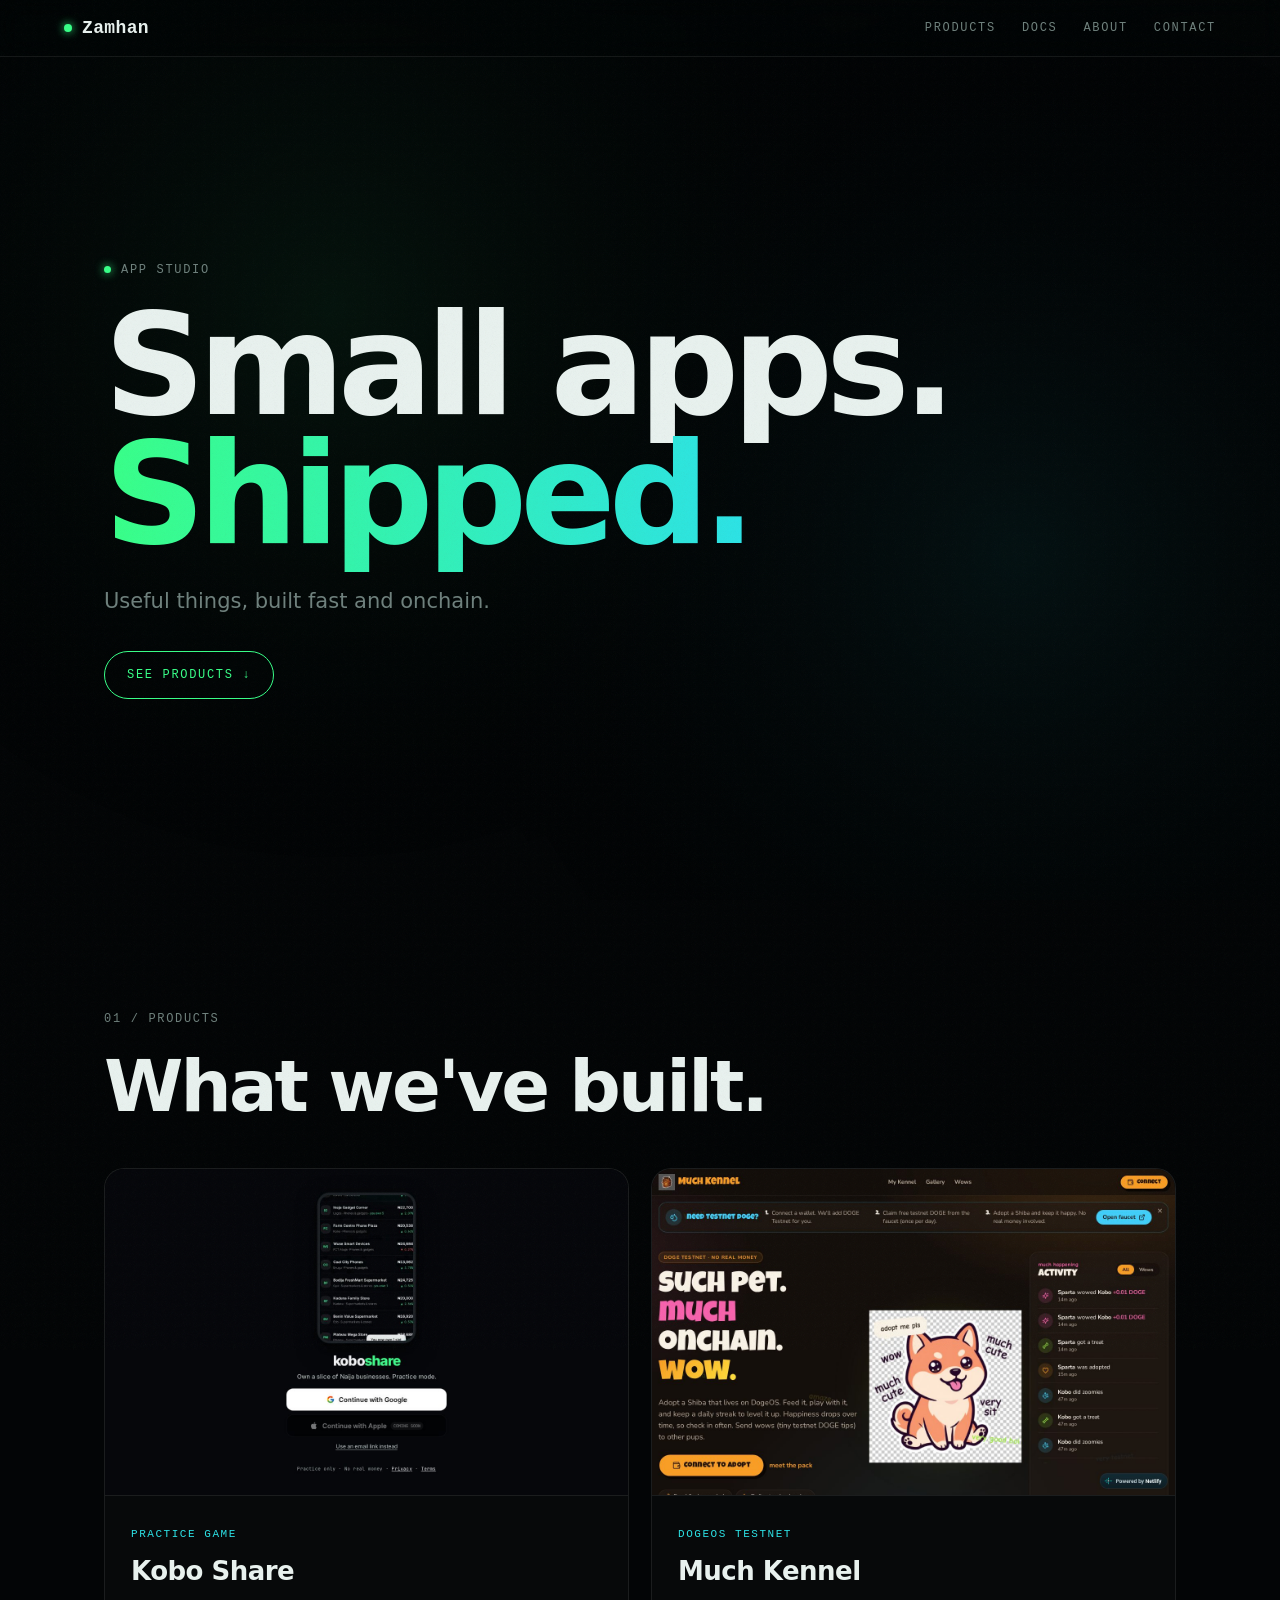
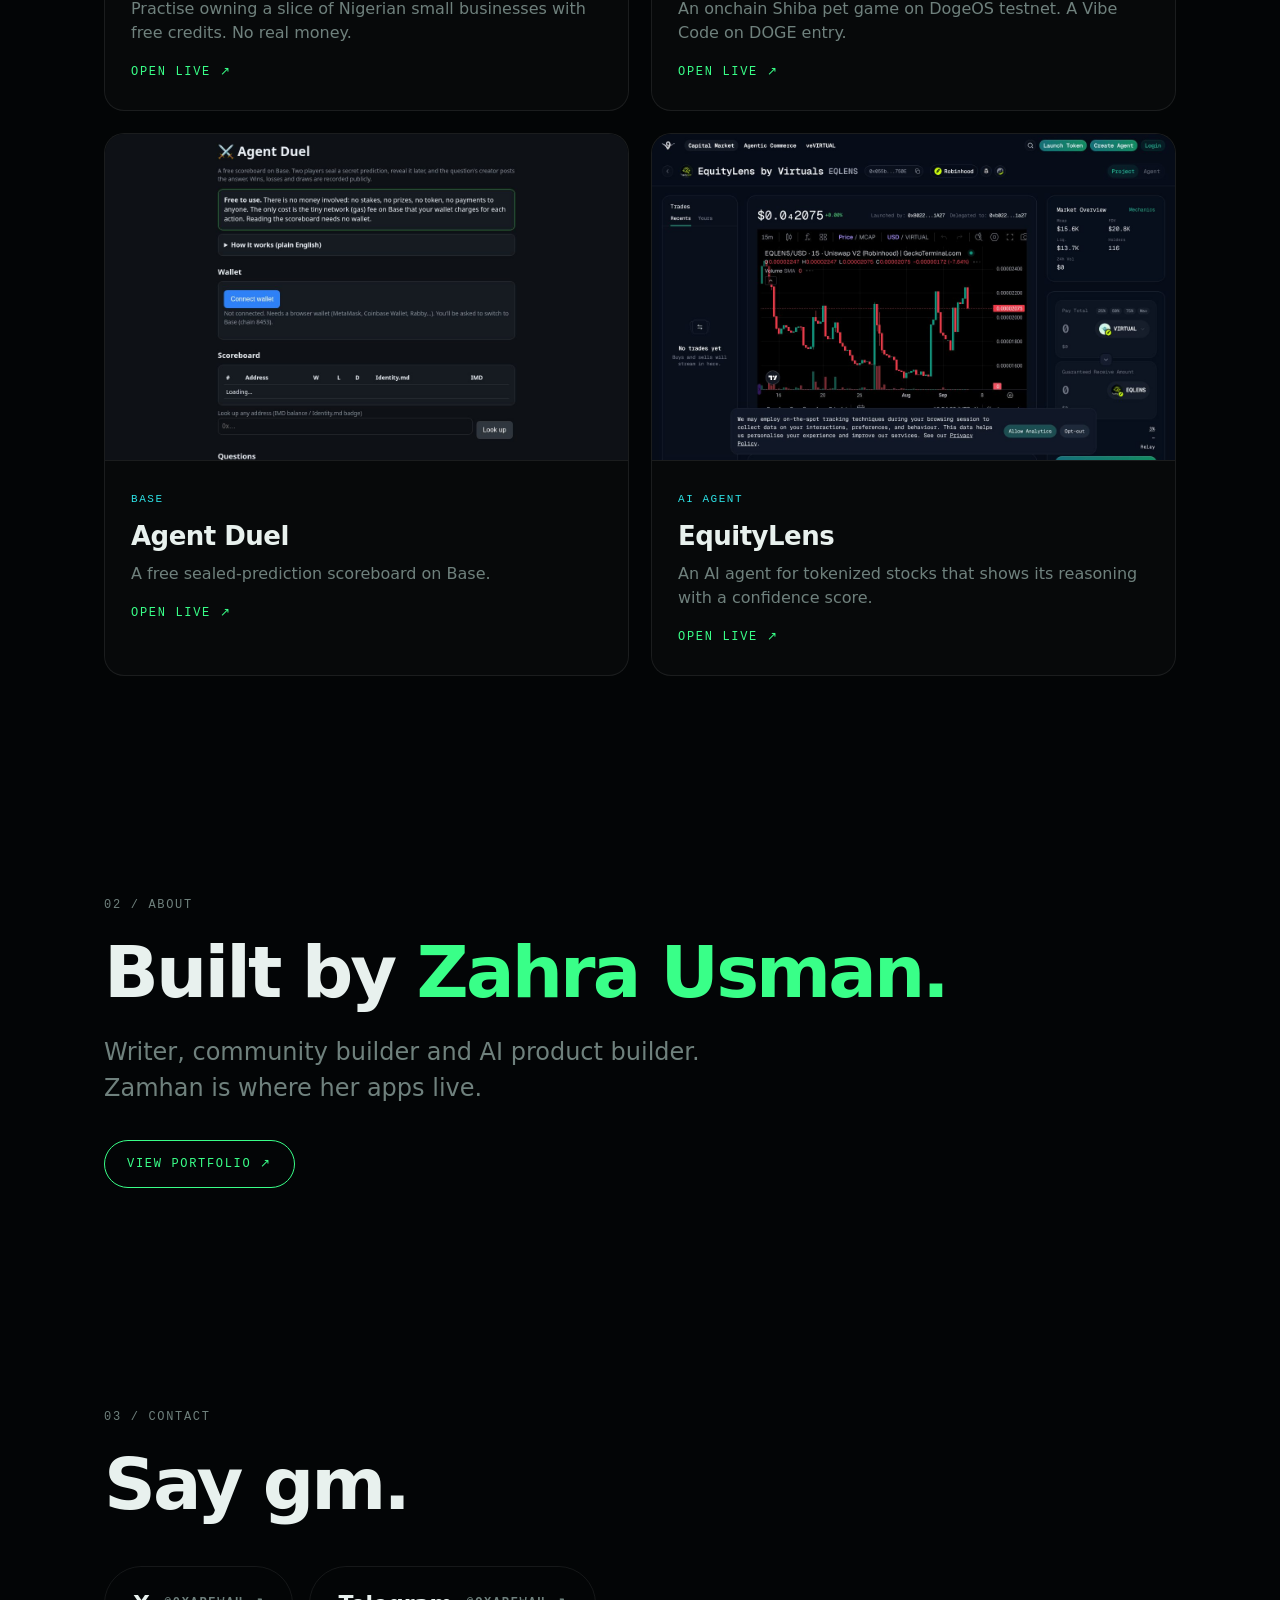
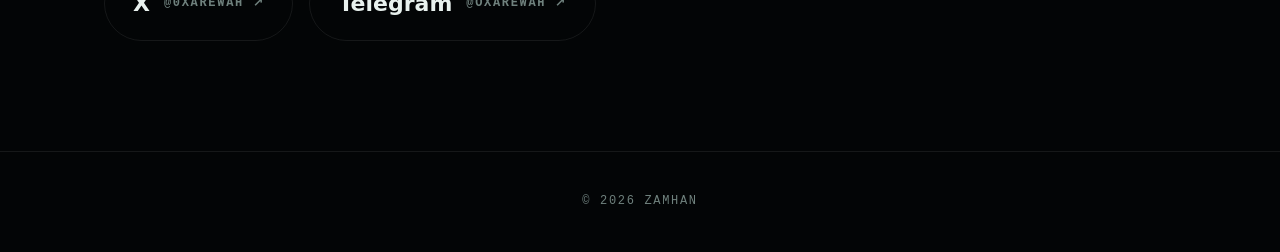
<file: index.html>
<!doctype html><html lang="en"><head><meta charset="utf-8"><meta name="viewport" content="width=device-width,initial-scale=1">
<title>Zamhan</title><meta name="description" content="Small, useful apps by Zahra Usman.">
<link rel="stylesheet" href="style.css"></head><body>
<canvas id="bg" aria-hidden="true"></canvas><div class="grain" aria-hidden="true"></div>
<header class="nav"><a href="#top" class="logo" data-name>Zamhan</a>
<nav class="mono"><a href="#products">Products</a><a href="docs/">Docs</a><a href="#about">About</a><a href="#contact">Contact</a></nav></header>
<main id="top">
<section class="hero"><p class="mono k reveal"><i class="dot"></i> app studio</p>
<h1 class="reveal">Small apps.<br><em>Shipped.</em></h1>
<p class="sub reveal">Useful things, built fast and onchain.</p>
<a href="#products" class="btn mono reveal">See products ↓</a></section>

<section id="products" class="wrap"><p class="mono k reveal">01 / Products</p><h2 class="reveal">What we've built.</h2>
<div class="grid">
<a class="card reveal" href="https://0xzahra.github.io/kobo-share/" target="_blank" rel="noopener"><div class="shot"><img src="img/kobo-share.jpg" alt="Kobo Share screenshot" loading="lazy"></div><div class="body"><span class="mono tag">Practice game</span><h3>Kobo Share</h3><p>Practise owning a slice of Nigerian small businesses with free credits. No real money.</p><span class="mono go">Open live ↗</span></div></a>
<a class="card reveal" href="http://noahai-6adc6ce5bebd377e85de7ce1.netlify.app" target="_blank" rel="noopener"><div class="shot"><img src="img/much-kennel.jpg" alt="Much Kennel screenshot" loading="lazy"></div><div class="body"><span class="mono tag">DogeOS testnet</span><h3>Much Kennel</h3><p>An onchain Shiba pet game on DogeOS testnet. A Vibe Code on DOGE entry.</p><span class="mono go">Open live ↗</span></div></a>
<a class="card reveal" href="https://0xzahra.github.io/agent-duel/web/" target="_blank" rel="noopener"><div class="shot"><img src="img/agent-duel.jpg" alt="Agent Duel screenshot" loading="lazy"></div><div class="body"><span class="mono tag">Base</span><h3>Agent Duel</h3><p>A free sealed-prediction scoreboard on Base.</p><span class="mono go">Open live ↗</span></div></a>
<a class="card reveal" href="https://app.virtuals.io/virtuals/98791" target="_blank" rel="noopener"><div class="shot"><img src="img/equitylens.jpg" alt="EquityLens screenshot" loading="lazy"></div><div class="body"><span class="mono tag">AI agent</span><h3>EquityLens</h3><p>An AI agent for tokenized stocks that shows its reasoning with a confidence score.</p><span class="mono go">Open live ↗</span></div></a>
</div></section>

<section id="about" class="wrap about"><p class="mono k reveal">02 / About</p>
<h2 class="reveal">Built by <em>Zahra Usman.</em></h2>
<p class="reveal lead">Writer, community builder and AI product builder. <span data-name>Zamhan</span> is where her apps live.</p>
<a class="btn mono reveal" href="https://0xzahra.github.io" target="_blank" rel="noopener">View portfolio ↗</a></section>

<section id="contact" class="wrap contact"><p class="mono k reveal">03 / Contact</p><h2 class="reveal">Say gm.</h2>
<div class="links reveal"><a class="pill" href="https://x.com/0xarewah" target="_blank" rel="noopener">X <span class="mono">@0xarewah ↗</span></a><a class="pill" href="https://t.me/Oxarewah" target="_blank" rel="noopener">Telegram <span class="mono">@Oxarewah ↗</span></a></div></section>
</main>
<footer class="mono">© <span id="yr"></span> <span data-name>Zamhan</span></footer>
<script src="app.js"></script></body></html>
</file>
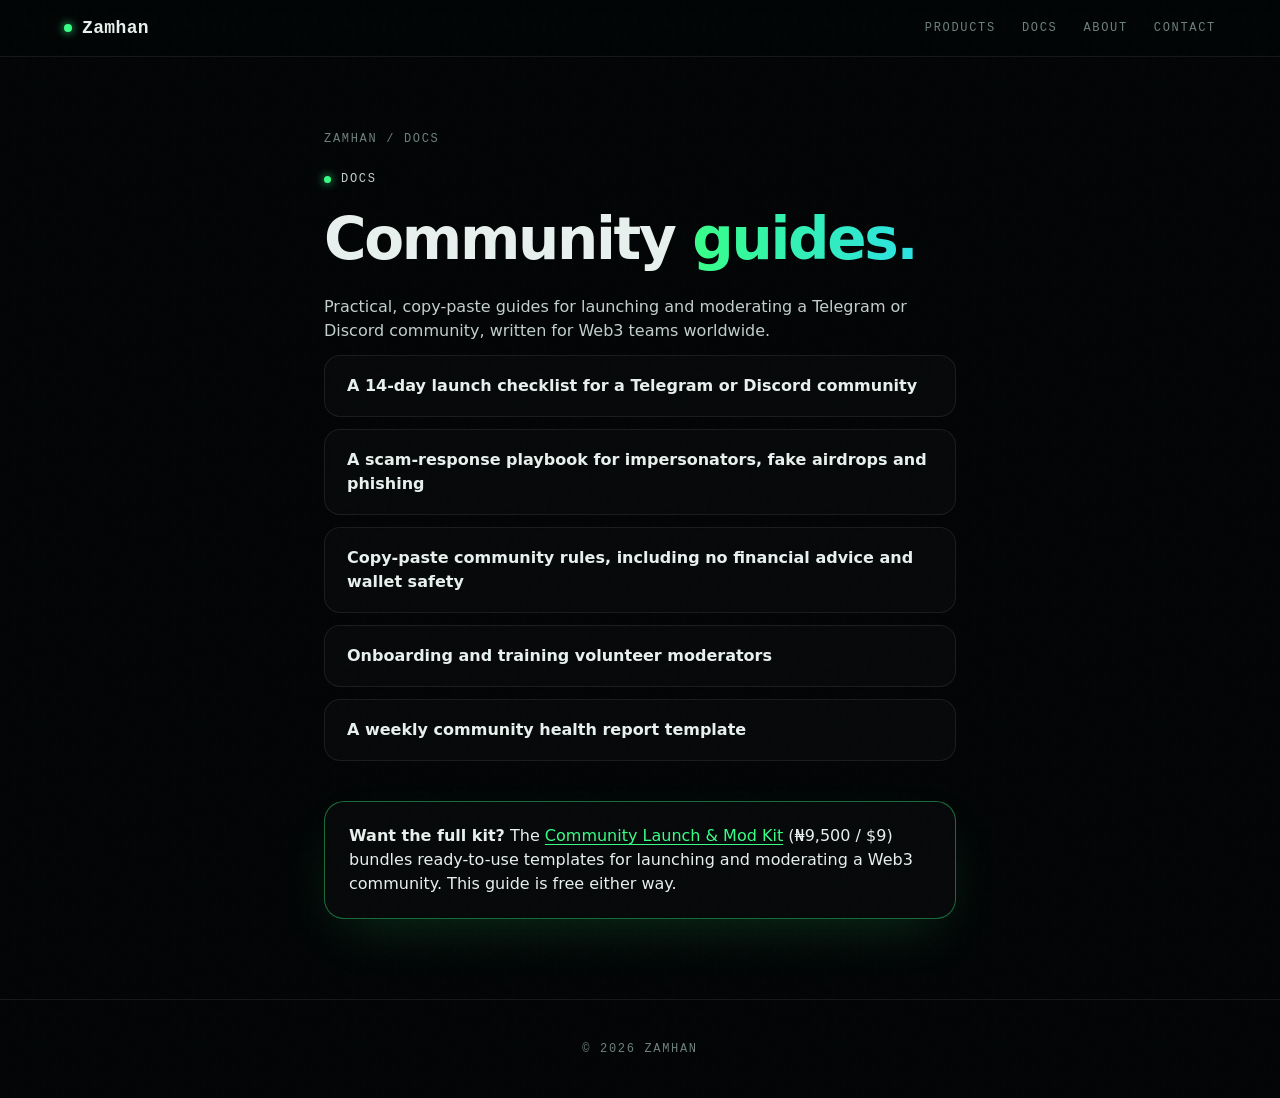
<file: docs/index.html>
<!doctype html><html lang="en"><head><meta charset="utf-8"><meta name="viewport" content="width=device-width,initial-scale=1">
<title>Free Web3 community guides: launch, moderation and scam response</title>
<meta name="description" content="Free, practical guides for running a Telegram or Discord Web3 community: a 14-day launch checklist, scam-response playbook, rules template, moderator onboarding and a weekly health report."><link rel="canonical" href="https://0xzahra.github.io/zamhan/docs/">
<link rel="stylesheet" href="../style.css"><style>.doc{max-width:760px;margin:0 auto;padding:130px 5vw 80px}.doc h1{font-size:clamp(34px,5.5vw,58px);line-height:1.02;letter-spacing:-.04em;margin-bottom:26px}.doc h2{font-size:clamp(24px,3vw,32px);letter-spacing:-.02em;line-height:1.15;margin:44px 0 14px}.doc h3{font-size:19px;margin:24px 0 6px}.doc p,.doc li{color:#c3d0cc}.doc ul,.doc ol{padding-left:22px;margin:10px 0}.doc li{margin:6px 0}.doc a{color:var(--g);text-decoration:underline;text-underline-offset:3px}.doc strong,.doc b{color:var(--t)}.ans{border:1px solid #39ff8844;border-left:3px solid var(--g);background:#39ff880a;padding:16px 18px;border-radius:12px}.doc pre{white-space:pre-wrap;background:#ffffff08;border:1px solid var(--line);padding:16px;border-radius:12px;font:13px/1.6 var(--mono);color:var(--t)}.doc blockquote{border-left:3px solid var(--c);padding:6px 16px;color:var(--t);background:#2de2e60a;border-radius:0 10px 10px 0}.doc table{border-collapse:collapse;width:100%;margin:12px 0}.doc td,.doc th{border:1px solid var(--line);padding:8px 10px;text-align:left}.cta{margin-top:40px;padding:22px 24px;border:1px solid #39ff8866;border-radius:20px;background:#ffffff05;box-shadow:0 20px 60px -20px #39ff8833}.crumb{color:var(--m);margin-bottom:22px;display:block}.crumb a{color:var(--m);text-decoration:none}.crumb a:hover{color:var(--g)}.dl{list-style:none;padding:0!important}.dl li{border:1px solid var(--line);border-radius:16px;margin:12px 0;background:#ffffff05;transition:.3s}.dl li:hover{border-color:#39ff8866}.dl a{display:block;padding:18px 22px;text-decoration:none;color:var(--t);font-weight:700}</style></head><body>
<div class="grain" aria-hidden="true"></div>
<header class="nav"><a href="../" class="logo">Zamhan</a>
<nav class="mono"><a href="../#products">Products</a><a href="../docs/">Docs</a><a href="../#about">About</a><a href="../#contact">Contact</a></nav></header>
<main class="doc">
<span class="crumb mono"><a href="../">Zamhan</a> / Docs</span><p class="mono k"><i class="dot"></i> docs</p><h1>Community <em>guides.</em></h1><p>Practical, copy-paste guides for launching and moderating a Telegram or Discord community, written for Web3 teams worldwide.</p><ul class="dl"><li><a href="14-day-community-launch-checklist/">A 14-day launch checklist for a Telegram or Discord community</a></li><li><a href="scam-response-playbook/">A scam-response playbook for impersonators, fake airdrops and phishing</a></li><li><a href="community-rules-template/">Copy-paste community rules, including no financial advice and wallet safety</a></li><li><a href="onboarding-volunteer-moderators/">Onboarding and training volunteer moderators</a></li><li><a href="weekly-community-health-report/">A weekly community health report template</a></li></ul><div class="cta"><b>Want the full kit?</b> The <a href="https://selar.com/9977a392y9">Community Launch &amp; Mod Kit</a> (₦9,500 / $9) bundles ready-to-use templates for launching and moderating a Web3 community. This guide is free either way.</div></main>
<footer class="mono">© 2026 Zamhan</footer></body></html>
</file>
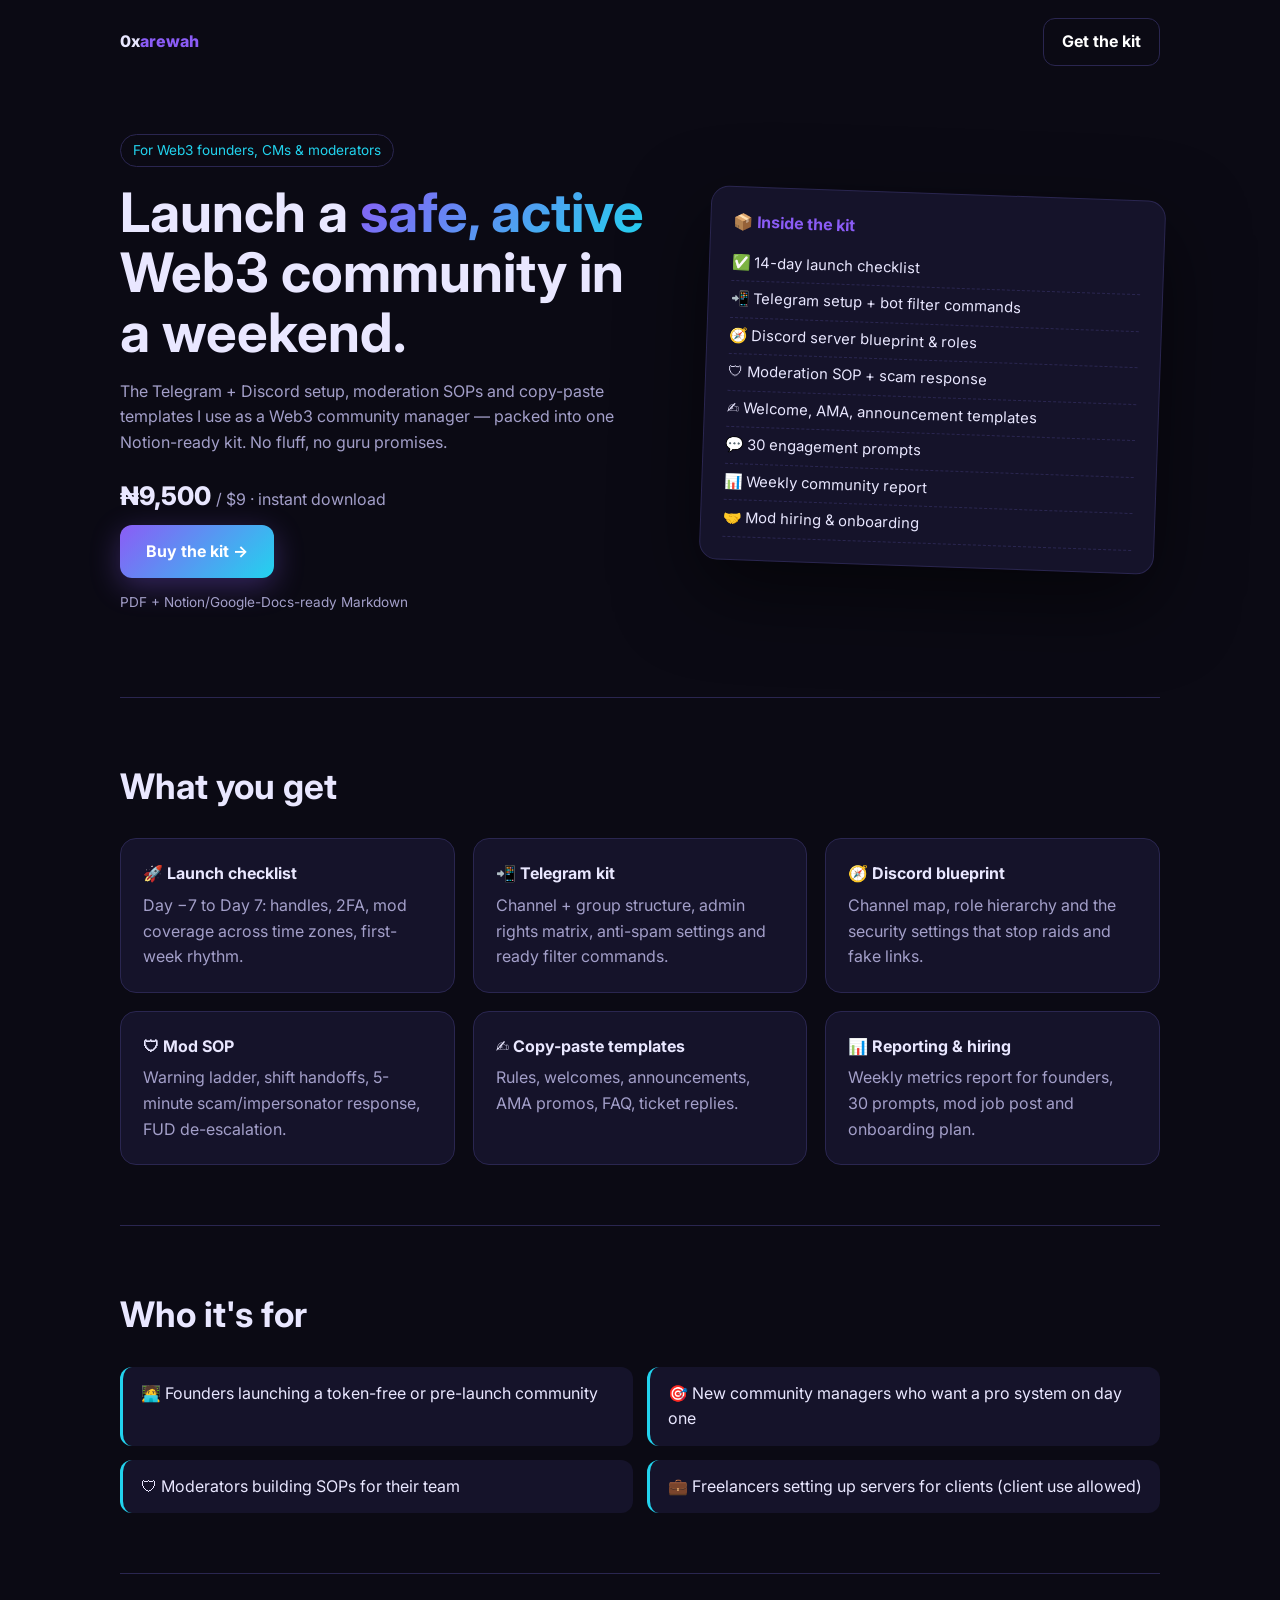
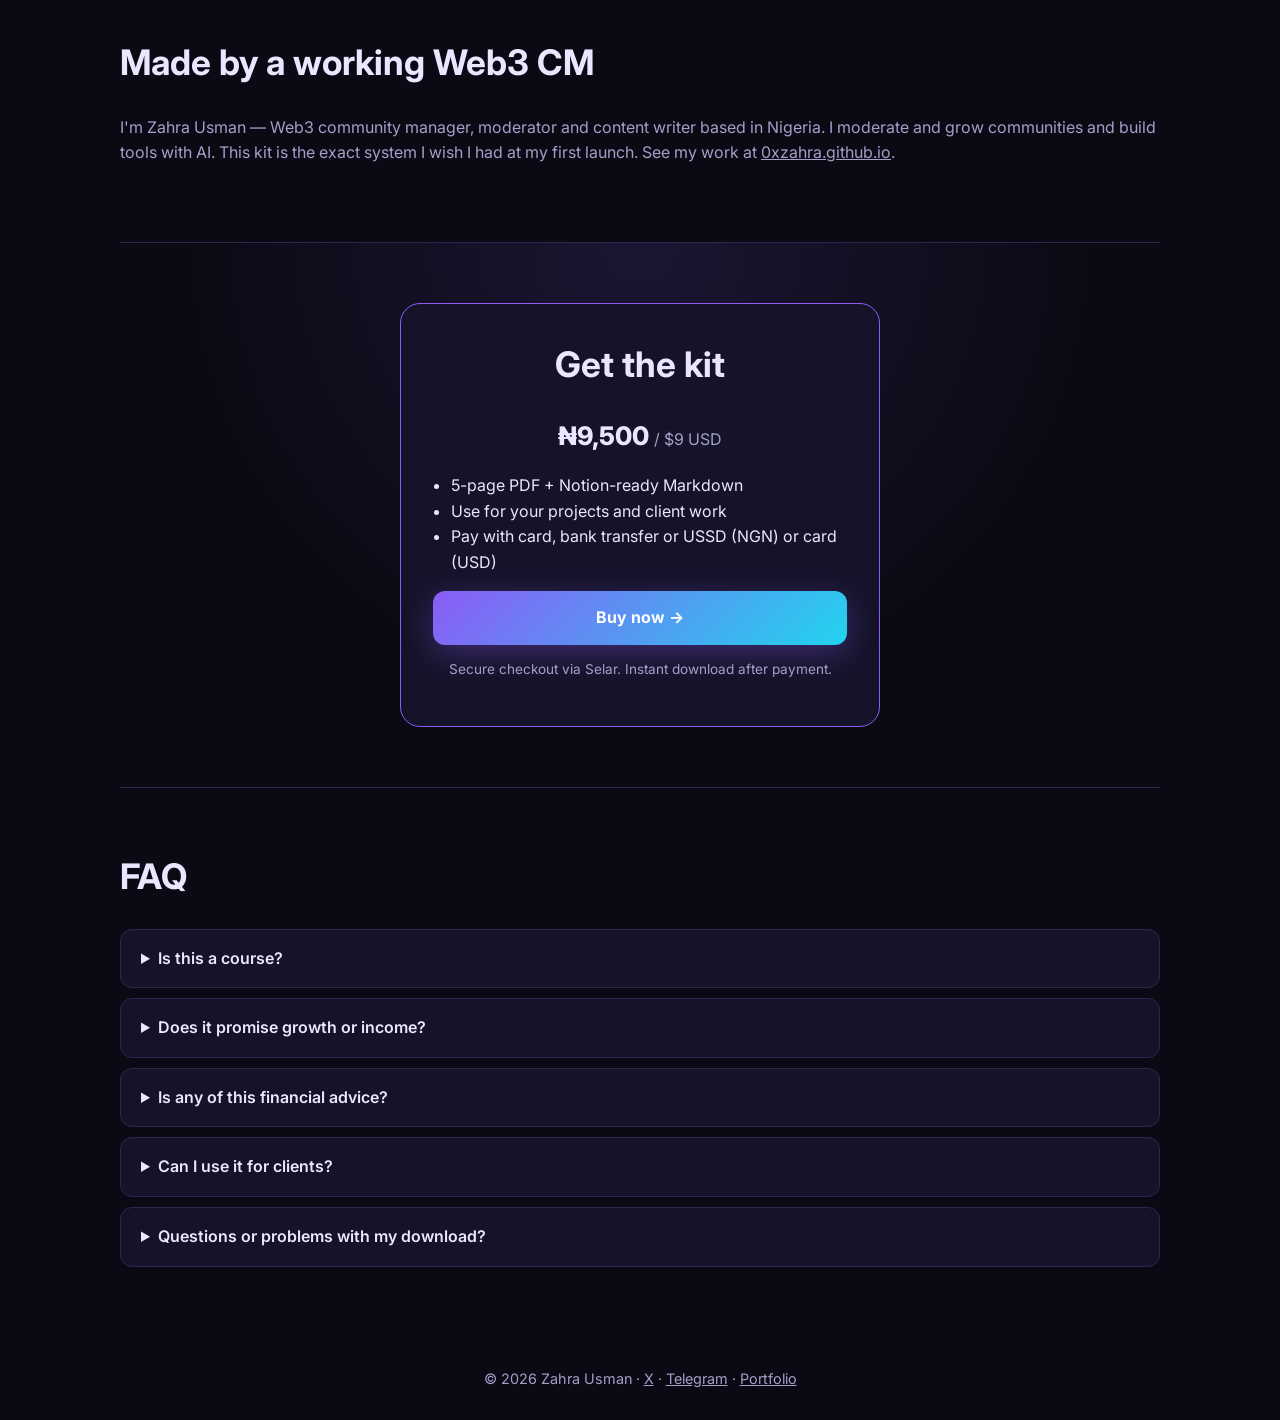
<file: kit/index.html>
<!doctype html><html lang="en"><head><meta charset="utf-8"><meta name="viewport" content="width=device-width,initial-scale=1">
<title>Web3 Community Launch & Mod Kit — by Zahra Usman (@0xarewah)</title>
<meta name="description" content="Telegram + Discord setup, moderation SOPs and copy-paste templates for Web3 projects. ₦9,500 / $9.">
<meta property="og:title" content="Web3 Community Launch & Mod Kit"><meta property="og:description" content="Set up a safe, active Telegram/Discord community in a weekend.">
<link rel="preconnect" href="https://fonts.googleapis.com"><link href="https://fonts.googleapis.com/css2?family=Inter:wght@400;600;800&display=swap" rel="stylesheet">
<style>
:root{--bg:#0b0a14;--card:#15132a;--line:#2a2650;--txt:#e9e7ff;--mut:#a39fc9;--p:#8b5cf6;--g:#22d3ee}
*{box-sizing:border-box}body{margin:0;font-family:Inter,system-ui,sans-serif;background:var(--bg);color:var(--txt);line-height:1.6}
a{color:inherit}.w{max-width:1080px;margin:auto;padding:0 20px}
nav{display:flex;justify-content:space-between;align-items:center;padding:18px 0}.logo{font-weight:800}.logo span{color:var(--p)}
.btn{display:inline-block;background:linear-gradient(135deg,var(--p),var(--g));color:#fff;text-decoration:none;font-weight:700;padding:14px 26px;border-radius:12px;box-shadow:0 8px 30px #8b5cf655;transition:.2s}.btn:hover{transform:translateY(-2px)}
.ghost{background:none;border:1px solid var(--line);box-shadow:none;padding:10px 18px}
.hero{display:grid;grid-template-columns:1.2fr 1fr;gap:40px;align-items:center;padding:50px 0 70px}
.tag{display:inline-block;border:1px solid var(--line);color:var(--g);padding:5px 12px;border-radius:99px;font-size:.85rem}
h1{font-size:clamp(2rem,5vw,3.4rem);line-height:1.1;margin:16px 0}h1 em{font-style:normal;background:linear-gradient(135deg,var(--p),var(--g));-webkit-background-clip:text;color:transparent}
.mut{color:var(--mut)}.price{font-size:1.6rem;font-weight:800;margin:20px 0 8px}.price small{color:var(--mut);font-weight:400;font-size:1rem}
.mock{background:var(--card);border:1px solid var(--line);border-radius:18px;padding:22px;transform:rotate(2deg);box-shadow:0 30px 80px #0008}
.mock h4{margin:0 0 10px;color:var(--p)}.mock li{list-style:none;padding:6px 0;border-bottom:1px dashed var(--line);font-size:.92rem}
section{padding:60px 0;border-top:1px solid var(--line)}h2{font-size:clamp(1.6rem,3.5vw,2.2rem);margin:0 0 24px}
.grid{display:grid;grid-template-columns:repeat(3,1fr);gap:18px}.c{background:var(--card);border:1px solid var(--line);border-radius:16px;padding:22px}.c b{display:block;margin-bottom:6px}
.who{display:grid;grid-template-columns:repeat(2,1fr);gap:14px}.who div{padding:14px 18px;background:var(--card);border-radius:12px;border-left:3px solid var(--g)}
.buy{text-align:center;background:radial-gradient(circle at top,#8b5cf622,transparent 60%)}.box{max-width:480px;margin:auto;background:var(--card);border:1px solid var(--p);border-radius:20px;padding:32px}
.box ul{text-align:left;padding-left:18px}details{background:var(--card);border:1px solid var(--line);border-radius:12px;padding:16px 20px;margin-bottom:10px}summary{font-weight:600;cursor:pointer}
footer{padding:30px 0;color:var(--mut);font-size:.9rem;text-align:center}
@media(max-width:800px){.hero,.grid,.who{grid-template-columns:1fr}.mock{transform:none}.hero{padding-top:20px}}
</style></head><body>
<div class="w"><nav><div class="logo">0x<span>arewah</span></div><a class="btn ghost" href="https://selar.com/9977a392y9">Get the kit</a></nav>
<div class="hero"><div><span class="tag">For Web3 founders, CMs & moderators</span>
<h1>Launch a <em>safe, active</em> Web3 community in a weekend.</h1>
<p class="mut">The Telegram + Discord setup, moderation SOPs and copy-paste templates I use as a Web3 community manager — packed into one Notion-ready kit. No fluff, no guru promises.</p>
<div class="price">₦9,500 <small>/ $9 · instant download</small></div>
<a class="btn" href="https://selar.com/9977a392y9">Buy the kit →</a> <p class="mut" style="font-size:.85rem">PDF + Notion/Google-Docs-ready Markdown</p></div>
<div class="mock"><h4>📦 Inside the kit</h4><ul style="padding:0;margin:0">
<li>✅ 14-day launch checklist</li><li>📲 Telegram setup + bot filter commands</li><li>🧭 Discord server blueprint & roles</li><li>🛡 Moderation SOP + scam response</li><li>✍️ Welcome, AMA, announcement templates</li><li>💬 30 engagement prompts</li><li>📊 Weekly community report</li><li>🤝 Mod hiring & onboarding</li></ul></div></div>

<section><h2>What you get</h2><div class="grid">
<div class="c"><b>🚀 Launch checklist</b><span class="mut">Day −7 to Day 7: handles, 2FA, mod coverage across time zones, first-week rhythm.</span></div>
<div class="c"><b>📲 Telegram kit</b><span class="mut">Channel + group structure, admin rights matrix, anti-spam settings and ready filter commands.</span></div>
<div class="c"><b>🧭 Discord blueprint</b><span class="mut">Channel map, role hierarchy and the security settings that stop raids and fake links.</span></div>
<div class="c"><b>🛡 Mod SOP</b><span class="mut">Warning ladder, shift handoffs, 5-minute scam/impersonator response, FUD de-escalation.</span></div>
<div class="c"><b>✍️ Copy-paste templates</b><span class="mut">Rules, welcomes, announcements, AMA promos, FAQ, ticket replies.</span></div>
<div class="c"><b>📊 Reporting & hiring</b><span class="mut">Weekly metrics report for founders, 30 prompts, mod job post and onboarding plan.</span></div></div></section>

<section><h2>Who it's for</h2><div class="who">
<div>🧑‍💻 Founders launching a token-free or pre-launch community</div><div>🎯 New community managers who want a pro system on day one</div>
<div>🛡 Moderators building SOPs for their team</div><div>💼 Freelancers setting up servers for clients (client use allowed)</div></div></section>

<section><h2>Made by a working Web3 CM</h2><p class="mut">I'm Zahra Usman — Web3 community manager, moderator and content writer based in Nigeria. I moderate and grow communities and build tools with AI. This kit is the exact system I wish I had at my first launch. See my work at <a href="https://0xzahra.github.io/" target="_blank" rel="noopener">0xzahra.github.io</a>.</p></section>

<section class="buy" id="buy"><div class="box"><h2>Get the kit</h2><div class="price">₦9,500 <small>/ $9 USD</small></div>
<ul><li>5-page PDF + Notion-ready Markdown</li><li>Use for your projects and client work</li><li>Pay with card, bank transfer or USSD (NGN) or card (USD)</li></ul>
<a class="btn" href="https://selar.com/9977a392y9" style="width:100%;text-align:center">Buy now →</a>
<p class="mut" style="font-size:.85rem;margin-top:14px">Secure checkout via Selar. Instant download after payment.</p></div></section>

<section><h2>FAQ</h2>
<details><summary>Is this a course?</summary><p class="mut">No — it's a practical toolkit of checklists, SOPs and templates you can use immediately.</p></details>
<details><summary>Does it promise growth or income?</summary><p class="mut">No. It gives you a solid structure and safer moderation; results depend on your project and effort.</p></details>
<details><summary>Is any of this financial advice?</summary><p class="mut">No. It covers community operations only.</p></details>
<details><summary>Can I use it for clients?</summary><p class="mut">Yes, use it in your own and client communities. Please don't resell the file.</p></details>
<details><summary>Questions or problems with my download?</summary><p class="mut">DM me on X <a href="https://x.com/0xarewah">@0xarewah</a> or Telegram <a href="https://t.me/Oxarewah">@Oxarewah</a>.</p></details></section>
<footer>© 2026 Zahra Usman · <a href="https://x.com/0xarewah">X</a> · <a href="https://t.me/Oxarewah">Telegram</a> · <a href="https://0xzahra.github.io/">Portfolio</a></footer></div></body></html>
</file>
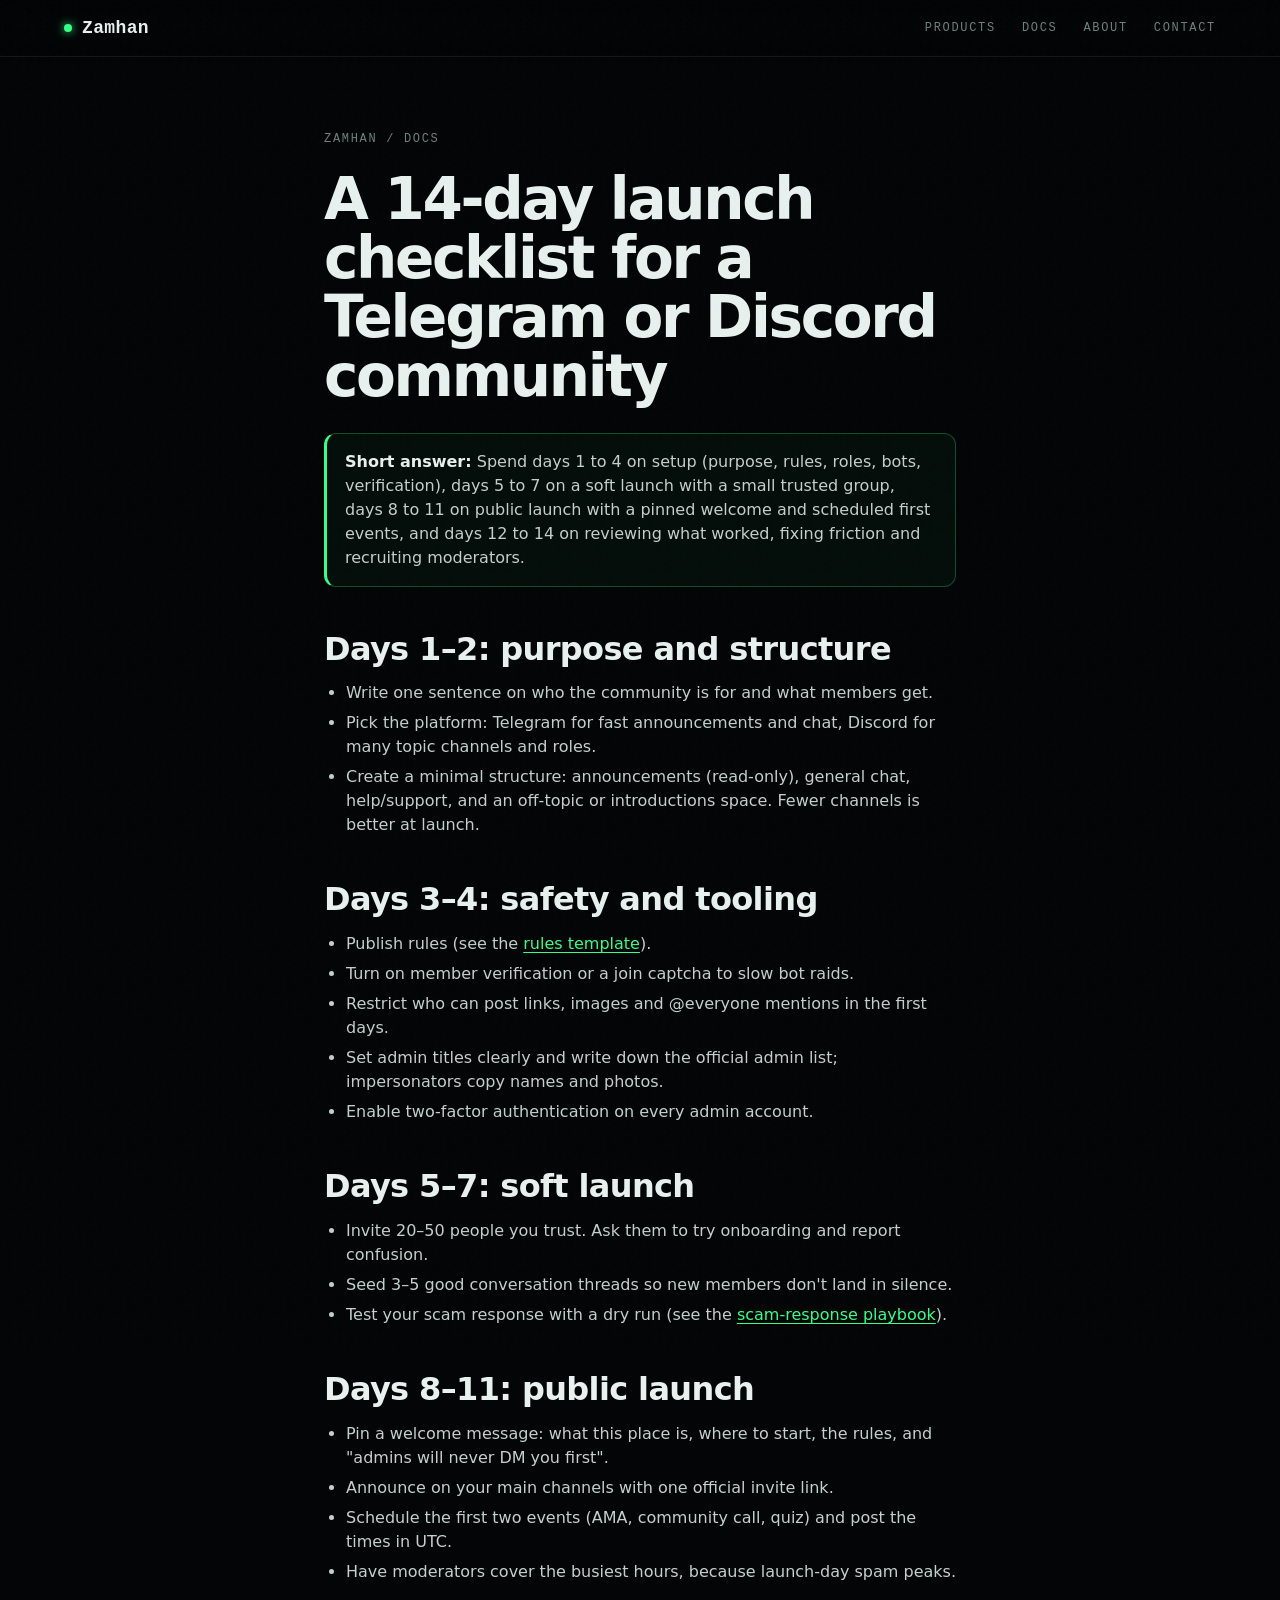
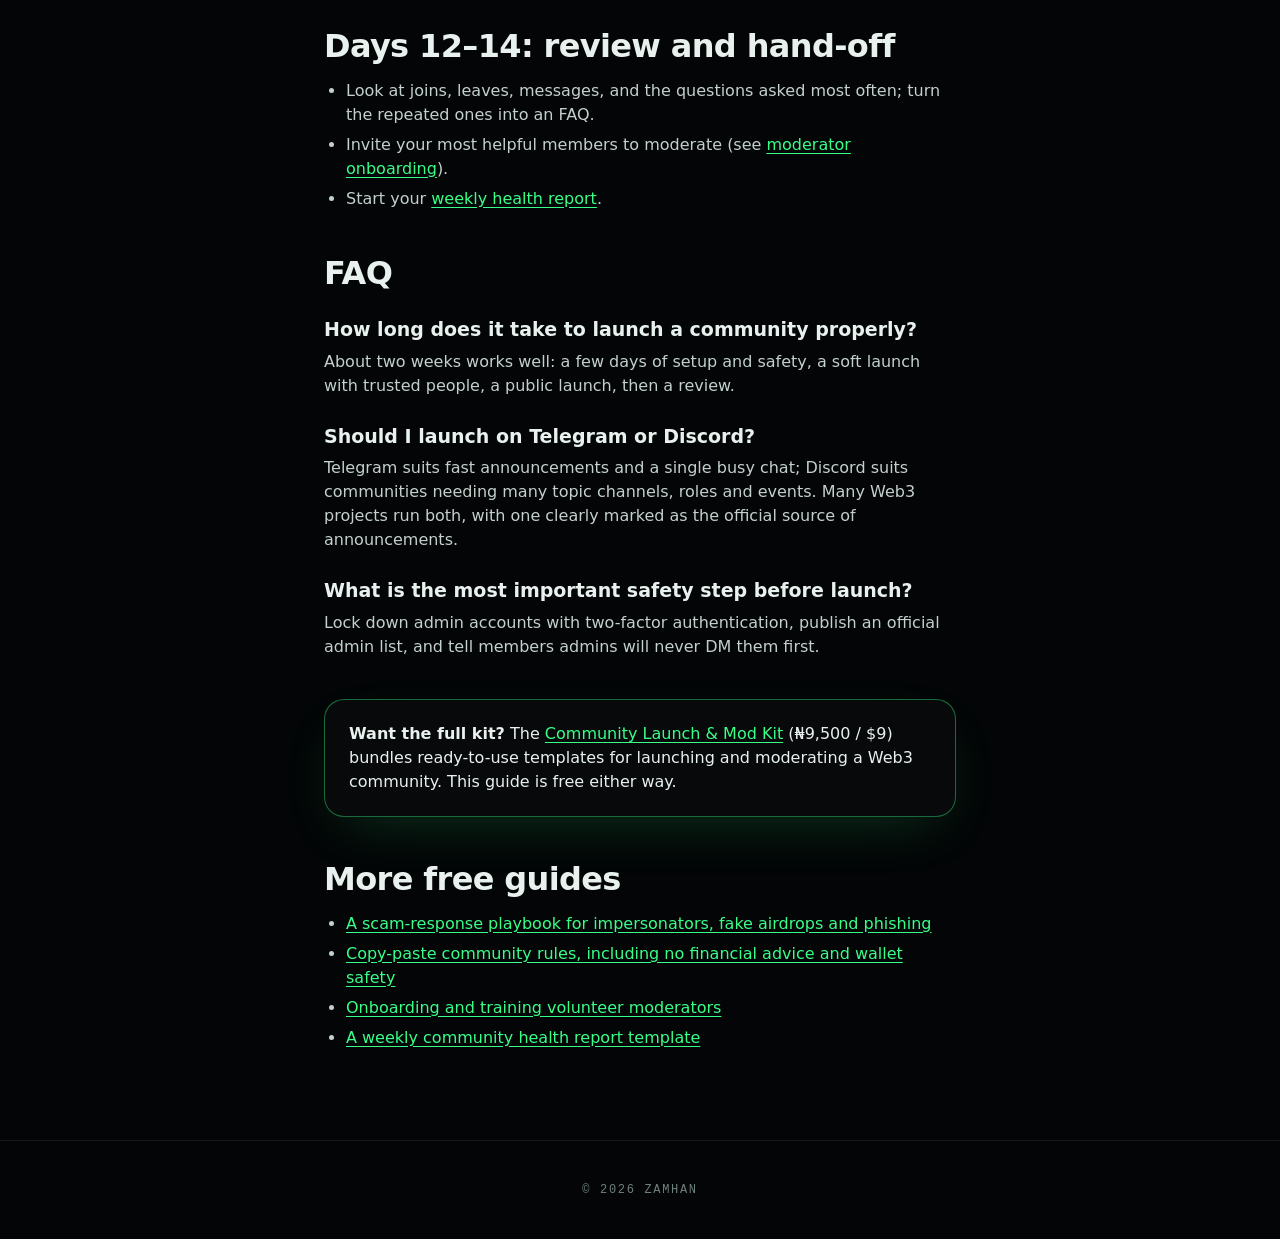
<file: docs/14-day-community-launch-checklist/index.html>
<!doctype html><html lang="en"><head><meta charset="utf-8"><meta name="viewport" content="width=device-width,initial-scale=1">

<title>A 14-day launch checklist for a Telegram or Discord community | Zamhan Docs</title><meta name="description" content="Spend days 1 to 4 on setup (purpose, rules, roles, bots, verification), days 5 to 7 on a soft launch with a small trusted group, days 8 to 11 on public…"><link rel="canonical" href="https://0xzahra.github.io/zamhan/docs/14-day-community-launch-checklist/">
<meta property="og:title" content="A 14-day launch checklist for a Telegram or Discord community"><meta property="og:description" content="Spend days 1 to 4 on setup (purpose, rules, roles, bots, verification), days 5 to 7 on a soft launch with a small trusted group, days 8 to 11 on public…"><meta property="og:url" content="https://0xzahra.github.io/zamhan/docs/14-day-community-launch-checklist/">
<script type="application/ld+json">{"@context": "https://schema.org", "@type": "FAQPage", "mainEntity": [{"@type": "Question", "name": "How long does it take to launch a community properly?", "acceptedAnswer": {"@type": "Answer", "text": "About two weeks works well: a few days of setup and safety, a soft launch with trusted people, a public launch, then a review."}}, {"@type": "Question", "name": "Should I launch on Telegram or Discord?", "acceptedAnswer": {"@type": "Answer", "text": "Telegram suits fast announcements and a single busy chat; Discord suits communities needing many topic channels, roles and events. Many Web3 projects run both, with one clearly marked as the official source of announcements."}}, {"@type": "Question", "name": "What is the most important safety step before launch?", "acceptedAnswer": {"@type": "Answer", "text": "Lock down admin accounts with two-factor authentication, publish an official admin list, and tell members admins will never DM them first."}}]}</script>
<link rel="stylesheet" href="../../style.css"><style>.doc{max-width:760px;margin:0 auto;padding:130px 5vw 80px}.doc h1{font-size:clamp(34px,5.5vw,58px);line-height:1.02;letter-spacing:-.04em;margin-bottom:26px}.doc h2{font-size:clamp(24px,3vw,32px);letter-spacing:-.02em;line-height:1.15;margin:44px 0 14px}.doc h3{font-size:19px;margin:24px 0 6px}.doc p,.doc li{color:#c3d0cc}.doc ul,.doc ol{padding-left:22px;margin:10px 0}.doc li{margin:6px 0}.doc a{color:var(--g);text-decoration:underline;text-underline-offset:3px}.doc strong,.doc b{color:var(--t)}.ans{border:1px solid #39ff8844;border-left:3px solid var(--g);background:#39ff880a;padding:16px 18px;border-radius:12px}.doc pre{white-space:pre-wrap;background:#ffffff08;border:1px solid var(--line);padding:16px;border-radius:12px;font:13px/1.6 var(--mono);color:var(--t)}.doc blockquote{border-left:3px solid var(--c);padding:6px 16px;color:var(--t);background:#2de2e60a;border-radius:0 10px 10px 0}.doc table{border-collapse:collapse;width:100%;margin:12px 0}.doc td,.doc th{border:1px solid var(--line);padding:8px 10px;text-align:left}.cta{margin-top:40px;padding:22px 24px;border:1px solid #39ff8866;border-radius:20px;background:#ffffff05;box-shadow:0 20px 60px -20px #39ff8833}.crumb{color:var(--m);margin-bottom:22px;display:block}.crumb a{color:var(--m);text-decoration:none}.crumb a:hover{color:var(--g)}.dl{list-style:none;padding:0!important}.dl li{border:1px solid var(--line);border-radius:16px;margin:12px 0;background:#ffffff05;transition:.3s}.dl li:hover{border-color:#39ff8866}.dl a{display:block;padding:18px 22px;text-decoration:none;color:var(--t);font-weight:700}</style></head><body>
<div class="grain" aria-hidden="true"></div>
<header class="nav"><a href="../../" class="logo">Zamhan</a>
<nav class="mono"><a href="../../#products">Products</a><a href="../../docs/">Docs</a><a href="../../#about">About</a><a href="../../#contact">Contact</a></nav></header>
<main class="doc">
<article><span class="crumb mono"><a href="../../">Zamhan</a> / <a href="../">Docs</a></span><h1>A 14-day launch checklist for a Telegram or Discord community</h1><p class="ans"><strong>Short answer:</strong> Spend days 1 to 4 on setup (purpose, rules, roles, bots, verification), days 5 to 7 on a soft launch with a small trusted group, days 8 to 11 on public launch with a pinned welcome and scheduled first events, and days 12 to 14 on reviewing what worked, fixing friction and recruiting moderators.</p><h2>Days 1–2: purpose and structure</h2><ul><li>Write one sentence on who the community is for and what members get.</li><li>Pick the platform: Telegram for fast announcements and chat, Discord for many topic channels and roles.</li><li>Create a minimal structure: announcements (read-only), general chat, help/support, and an off-topic or introductions space. Fewer channels is better at launch.</li></ul><h2>Days 3–4: safety and tooling</h2><ul><li>Publish rules (see the <a href="../community-rules-template/">rules template</a>).</li><li>Turn on member verification or a join captcha to slow bot raids.</li><li>Restrict who can post links, images and @everyone mentions in the first days.</li><li>Set admin titles clearly and write down the official admin list; impersonators copy names and photos.</li><li>Enable two-factor authentication on every admin account.</li></ul><h2>Days 5–7: soft launch</h2><ul><li>Invite 20–50 people you trust. Ask them to try onboarding and report confusion.</li><li>Seed 3–5 good conversation threads so new members don't land in silence.</li><li>Test your scam response with a dry run (see the <a href="../scam-response-playbook/">scam-response playbook</a>).</li></ul><h2>Days 8–11: public launch</h2><ul><li>Pin a welcome message: what this place is, where to start, the rules, and "admins will never DM you first".</li><li>Announce on your main channels with one official invite link.</li><li>Schedule the first two events (AMA, community call, quiz) and post the times in UTC.</li><li>Have moderators cover the busiest hours, because launch-day spam peaks.</li></ul><h2>Days 12–14: review and hand-off</h2><ul><li>Look at joins, leaves, messages, and the questions asked most often; turn the repeated ones into an FAQ.</li><li>Invite your most helpful members to moderate (see <a href="../onboarding-volunteer-moderators/">moderator onboarding</a>).</li><li>Start your <a href="../weekly-community-health-report/">weekly health report</a>.</li></ul>
<h2>FAQ</h2><h3>How long does it take to launch a community properly?</h3><p>About two weeks works well: a few days of setup and safety, a soft launch with trusted people, a public launch, then a review.</p><h3>Should I launch on Telegram or Discord?</h3><p>Telegram suits fast announcements and a single busy chat; Discord suits communities needing many topic channels, roles and events. Many Web3 projects run both, with one clearly marked as the official source of announcements.</p><h3>What is the most important safety step before launch?</h3><p>Lock down admin accounts with two-factor authentication, publish an official admin list, and tell members admins will never DM them first.</p><div class="cta"><b>Want the full kit?</b> The <a href="https://selar.com/9977a392y9">Community Launch &amp; Mod Kit</a> (₦9,500 / $9) bundles ready-to-use templates for launching and moderating a Web3 community. This guide is free either way.</div><h2>More free guides</h2><ul><li><a href="../scam-response-playbook/">A scam-response playbook for impersonators, fake airdrops and phishing</a></li><li><a href="../community-rules-template/">Copy-paste community rules, including no financial advice and wallet safety</a></li><li><a href="../onboarding-volunteer-moderators/">Onboarding and training volunteer moderators</a></li><li><a href="../weekly-community-health-report/">A weekly community health report template</a></li></ul></article></main>
<footer class="mono">© 2026 Zamhan</footer></body></html>
</file>
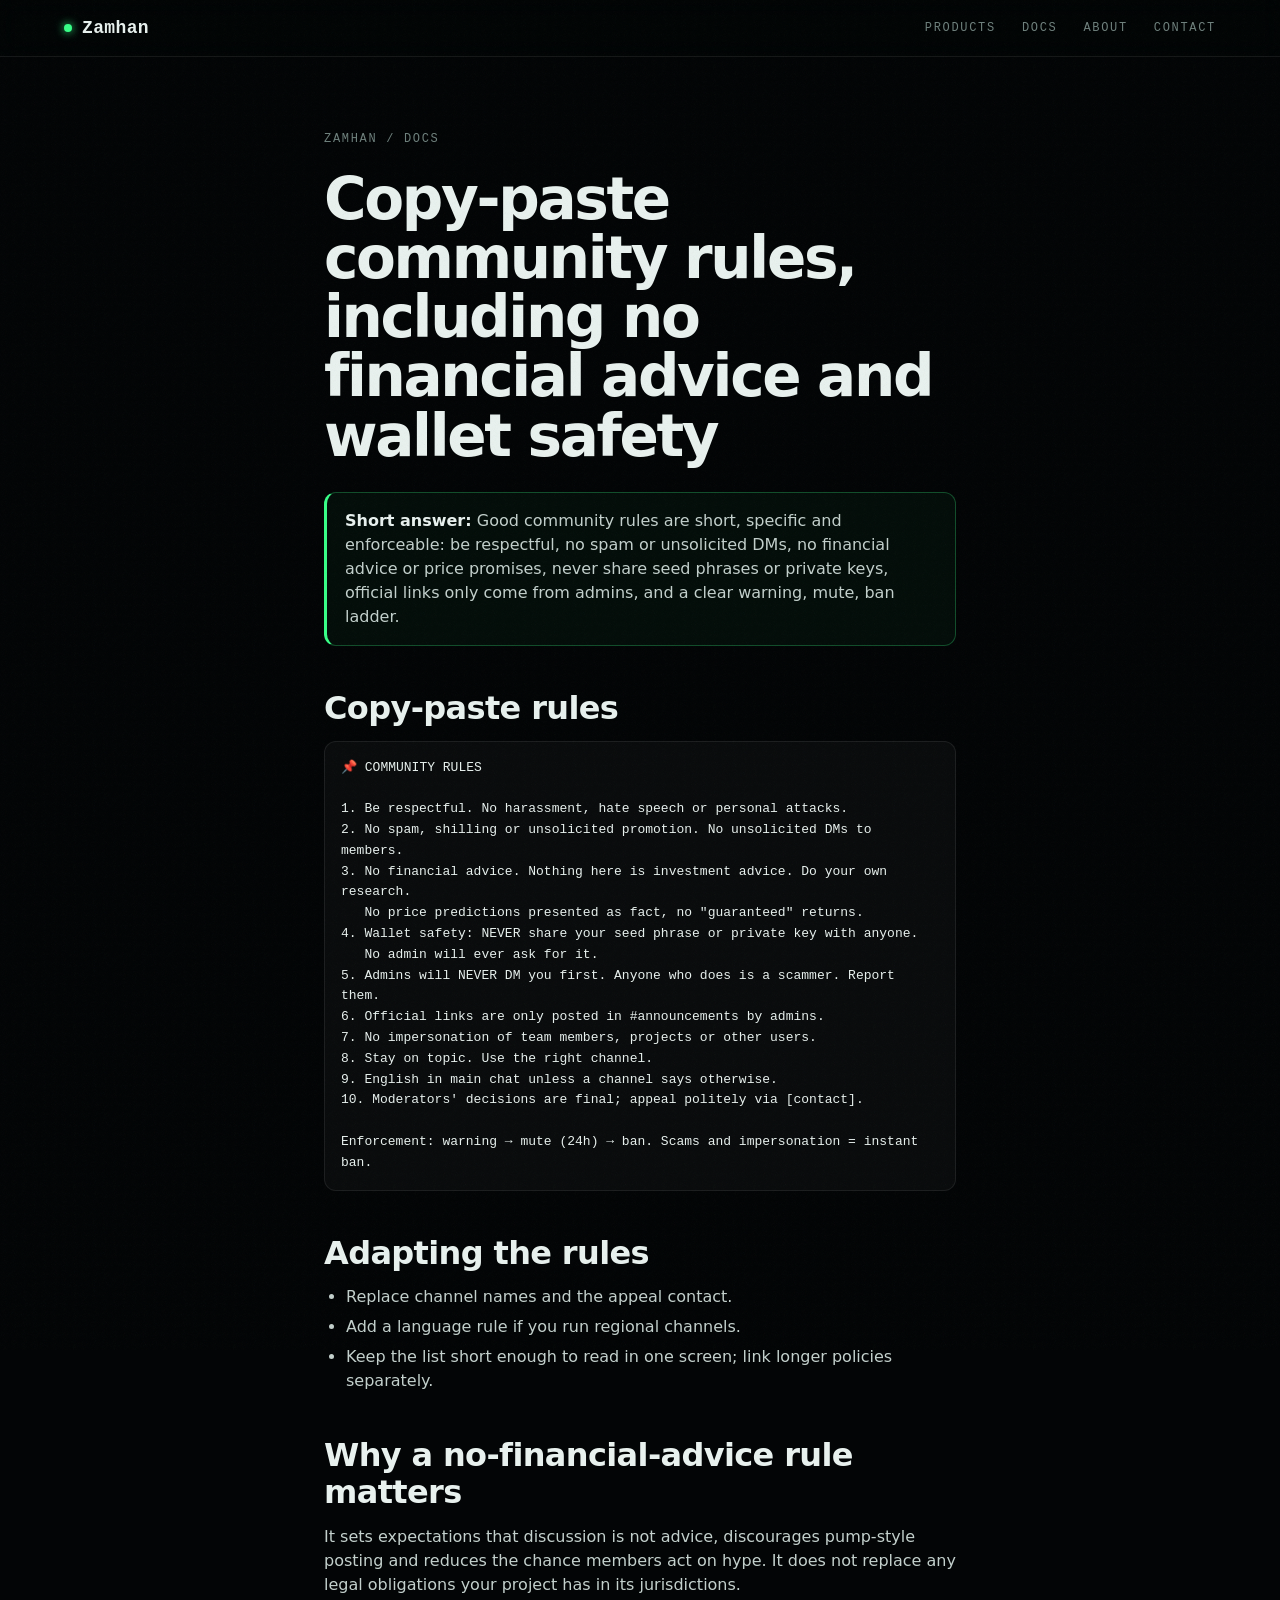
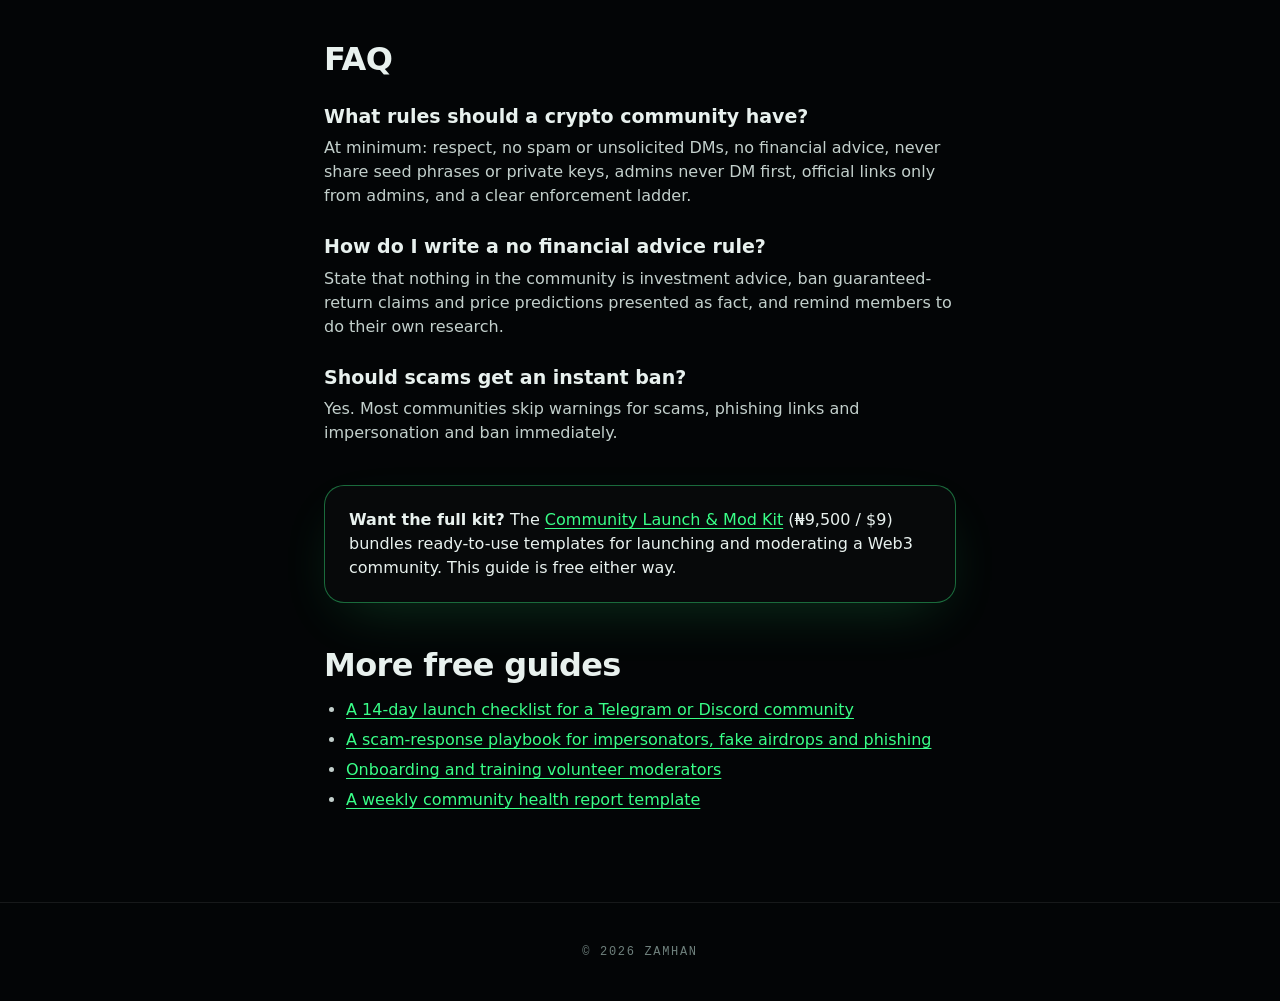
<file: docs/community-rules-template/index.html>
<!doctype html><html lang="en"><head><meta charset="utf-8"><meta name="viewport" content="width=device-width,initial-scale=1">

<title>Copy-paste community rules, including no financial advice and wallet safety | Zamhan Docs</title><meta name="description" content="Good community rules are short, specific and enforceable: be respectful, no spam or unsolicited DMs, no financial advice or price promises, never share…"><link rel="canonical" href="https://0xzahra.github.io/zamhan/docs/community-rules-template/">
<meta property="og:title" content="Copy-paste community rules, including no financial advice and wallet safety"><meta property="og:description" content="Good community rules are short, specific and enforceable: be respectful, no spam or unsolicited DMs, no financial advice or price promises, never share…"><meta property="og:url" content="https://0xzahra.github.io/zamhan/docs/community-rules-template/">
<script type="application/ld+json">{"@context": "https://schema.org", "@type": "FAQPage", "mainEntity": [{"@type": "Question", "name": "What rules should a crypto community have?", "acceptedAnswer": {"@type": "Answer", "text": "At minimum: respect, no spam or unsolicited DMs, no financial advice, never share seed phrases or private keys, admins never DM first, official links only from admins, and a clear enforcement ladder."}}, {"@type": "Question", "name": "How do I write a no financial advice rule?", "acceptedAnswer": {"@type": "Answer", "text": "State that nothing in the community is investment advice, ban guaranteed-return claims and price predictions presented as fact, and remind members to do their own research."}}, {"@type": "Question", "name": "Should scams get an instant ban?", "acceptedAnswer": {"@type": "Answer", "text": "Yes. Most communities skip warnings for scams, phishing links and impersonation and ban immediately."}}]}</script>
<link rel="stylesheet" href="../../style.css"><style>.doc{max-width:760px;margin:0 auto;padding:130px 5vw 80px}.doc h1{font-size:clamp(34px,5.5vw,58px);line-height:1.02;letter-spacing:-.04em;margin-bottom:26px}.doc h2{font-size:clamp(24px,3vw,32px);letter-spacing:-.02em;line-height:1.15;margin:44px 0 14px}.doc h3{font-size:19px;margin:24px 0 6px}.doc p,.doc li{color:#c3d0cc}.doc ul,.doc ol{padding-left:22px;margin:10px 0}.doc li{margin:6px 0}.doc a{color:var(--g);text-decoration:underline;text-underline-offset:3px}.doc strong,.doc b{color:var(--t)}.ans{border:1px solid #39ff8844;border-left:3px solid var(--g);background:#39ff880a;padding:16px 18px;border-radius:12px}.doc pre{white-space:pre-wrap;background:#ffffff08;border:1px solid var(--line);padding:16px;border-radius:12px;font:13px/1.6 var(--mono);color:var(--t)}.doc blockquote{border-left:3px solid var(--c);padding:6px 16px;color:var(--t);background:#2de2e60a;border-radius:0 10px 10px 0}.doc table{border-collapse:collapse;width:100%;margin:12px 0}.doc td,.doc th{border:1px solid var(--line);padding:8px 10px;text-align:left}.cta{margin-top:40px;padding:22px 24px;border:1px solid #39ff8866;border-radius:20px;background:#ffffff05;box-shadow:0 20px 60px -20px #39ff8833}.crumb{color:var(--m);margin-bottom:22px;display:block}.crumb a{color:var(--m);text-decoration:none}.crumb a:hover{color:var(--g)}.dl{list-style:none;padding:0!important}.dl li{border:1px solid var(--line);border-radius:16px;margin:12px 0;background:#ffffff05;transition:.3s}.dl li:hover{border-color:#39ff8866}.dl a{display:block;padding:18px 22px;text-decoration:none;color:var(--t);font-weight:700}</style></head><body>
<div class="grain" aria-hidden="true"></div>
<header class="nav"><a href="../../" class="logo">Zamhan</a>
<nav class="mono"><a href="../../#products">Products</a><a href="../../docs/">Docs</a><a href="../../#about">About</a><a href="../../#contact">Contact</a></nav></header>
<main class="doc">
<article><span class="crumb mono"><a href="../../">Zamhan</a> / <a href="../">Docs</a></span><h1>Copy-paste community rules, including no financial advice and wallet safety</h1><p class="ans"><strong>Short answer:</strong> Good community rules are short, specific and enforceable: be respectful, no spam or unsolicited DMs, no financial advice or price promises, never share seed phrases or private keys, official links only come from admins, and a clear warning, mute, ban ladder.</p><h2>Copy-paste rules</h2><pre>📌 COMMUNITY RULES

1. Be respectful. No harassment, hate speech or personal attacks.
2. No spam, shilling or unsolicited promotion. No unsolicited DMs to members.
3. No financial advice. Nothing here is investment advice. Do your own research.
   No price predictions presented as fact, no "guaranteed" returns.
4. Wallet safety: NEVER share your seed phrase or private key with anyone.
   No admin will ever ask for it.
5. Admins will NEVER DM you first. Anyone who does is a scammer. Report them.
6. Official links are only posted in #announcements by admins.
7. No impersonation of team members, projects or other users.
8. Stay on topic. Use the right channel.
9. English in main chat unless a channel says otherwise.
10. Moderators' decisions are final; appeal politely via [contact].

Enforcement: warning → mute (24h) → ban. Scams and impersonation = instant ban.</pre><h2>Adapting the rules</h2><ul><li>Replace channel names and the appeal contact.</li><li>Add a language rule if you run regional channels.</li><li>Keep the list short enough to read in one screen; link longer policies separately.</li></ul><h2>Why a no-financial-advice rule matters</h2><p>It sets expectations that discussion is not advice, discourages pump-style posting and reduces the chance members act on hype. It does not replace any legal obligations your project has in its jurisdictions.</p>
<h2>FAQ</h2><h3>What rules should a crypto community have?</h3><p>At minimum: respect, no spam or unsolicited DMs, no financial advice, never share seed phrases or private keys, admins never DM first, official links only from admins, and a clear enforcement ladder.</p><h3>How do I write a no financial advice rule?</h3><p>State that nothing in the community is investment advice, ban guaranteed-return claims and price predictions presented as fact, and remind members to do their own research.</p><h3>Should scams get an instant ban?</h3><p>Yes. Most communities skip warnings for scams, phishing links and impersonation and ban immediately.</p><div class="cta"><b>Want the full kit?</b> The <a href="https://selar.com/9977a392y9">Community Launch &amp; Mod Kit</a> (₦9,500 / $9) bundles ready-to-use templates for launching and moderating a Web3 community. This guide is free either way.</div><h2>More free guides</h2><ul><li><a href="../14-day-community-launch-checklist/">A 14-day launch checklist for a Telegram or Discord community</a></li><li><a href="../scam-response-playbook/">A scam-response playbook for impersonators, fake airdrops and phishing</a></li><li><a href="../onboarding-volunteer-moderators/">Onboarding and training volunteer moderators</a></li><li><a href="../weekly-community-health-report/">A weekly community health report template</a></li></ul></article></main>
<footer class="mono">© 2026 Zamhan</footer></body></html>
</file>
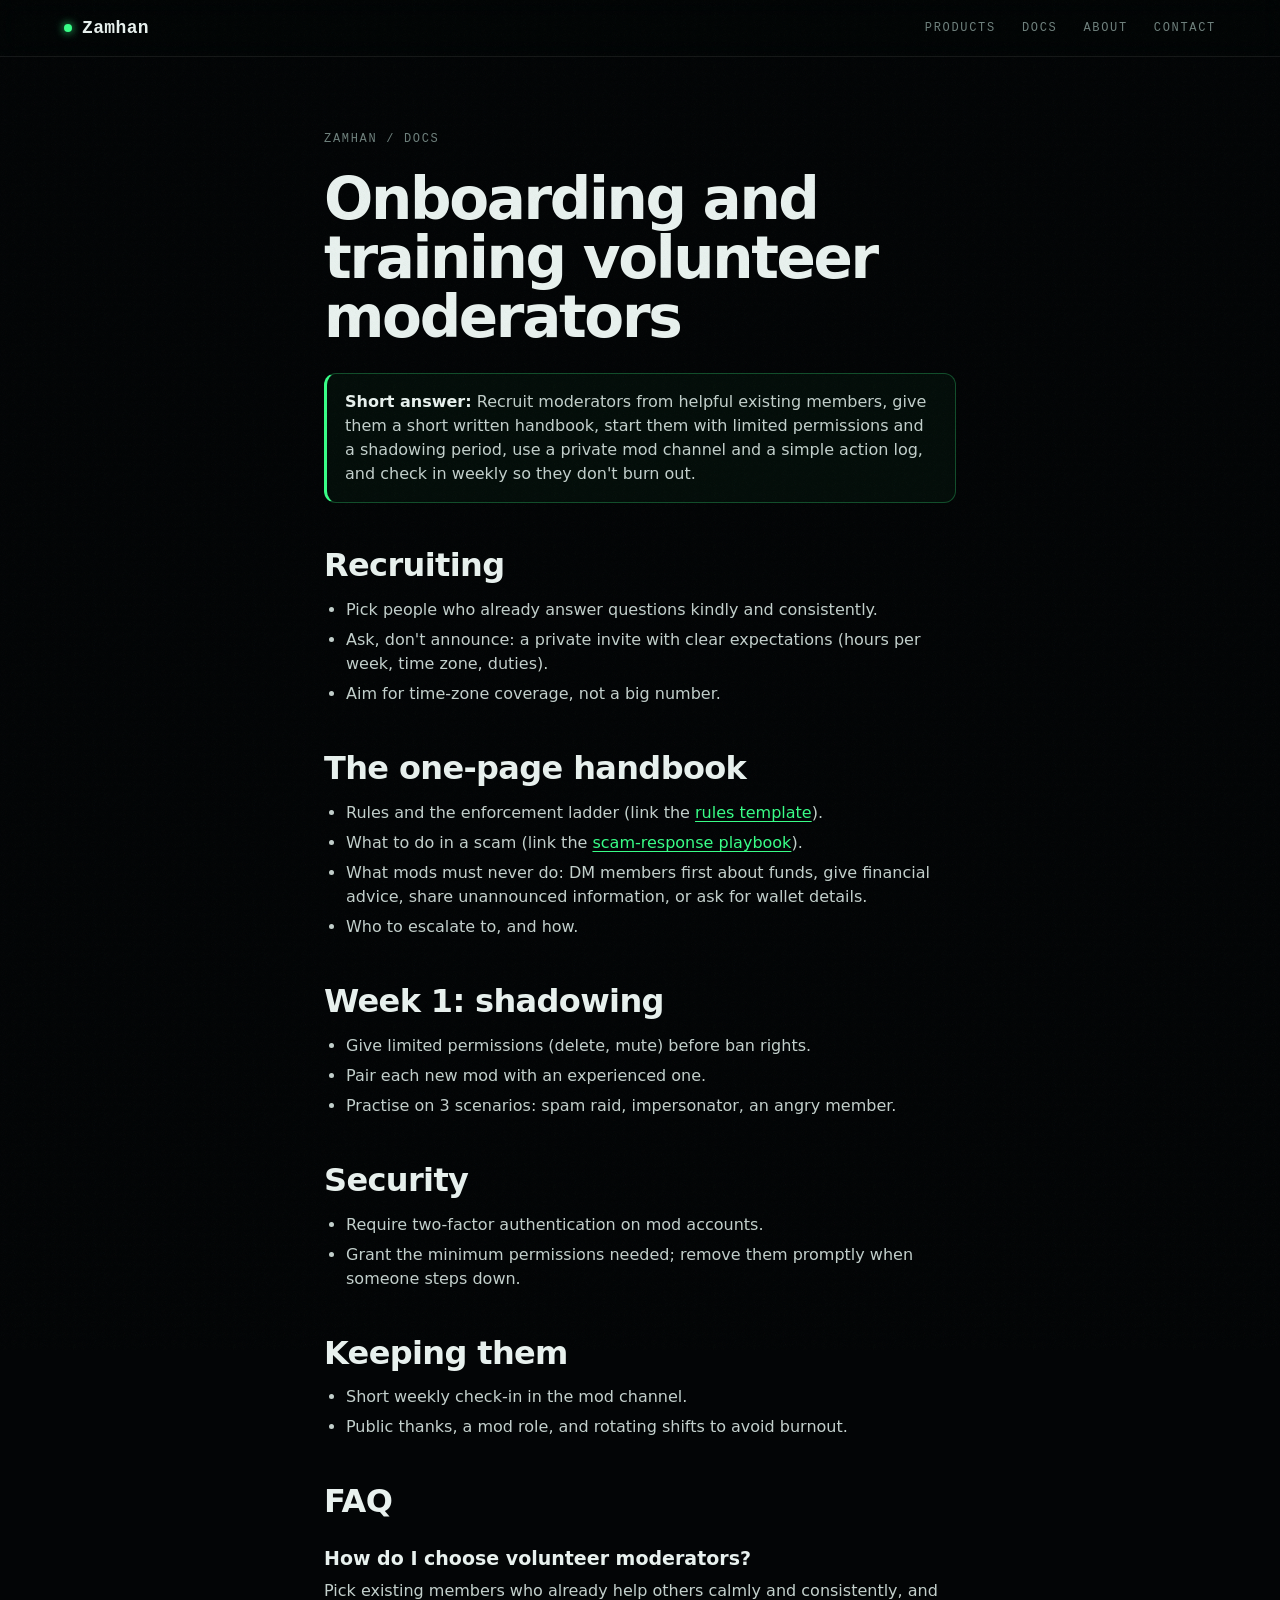
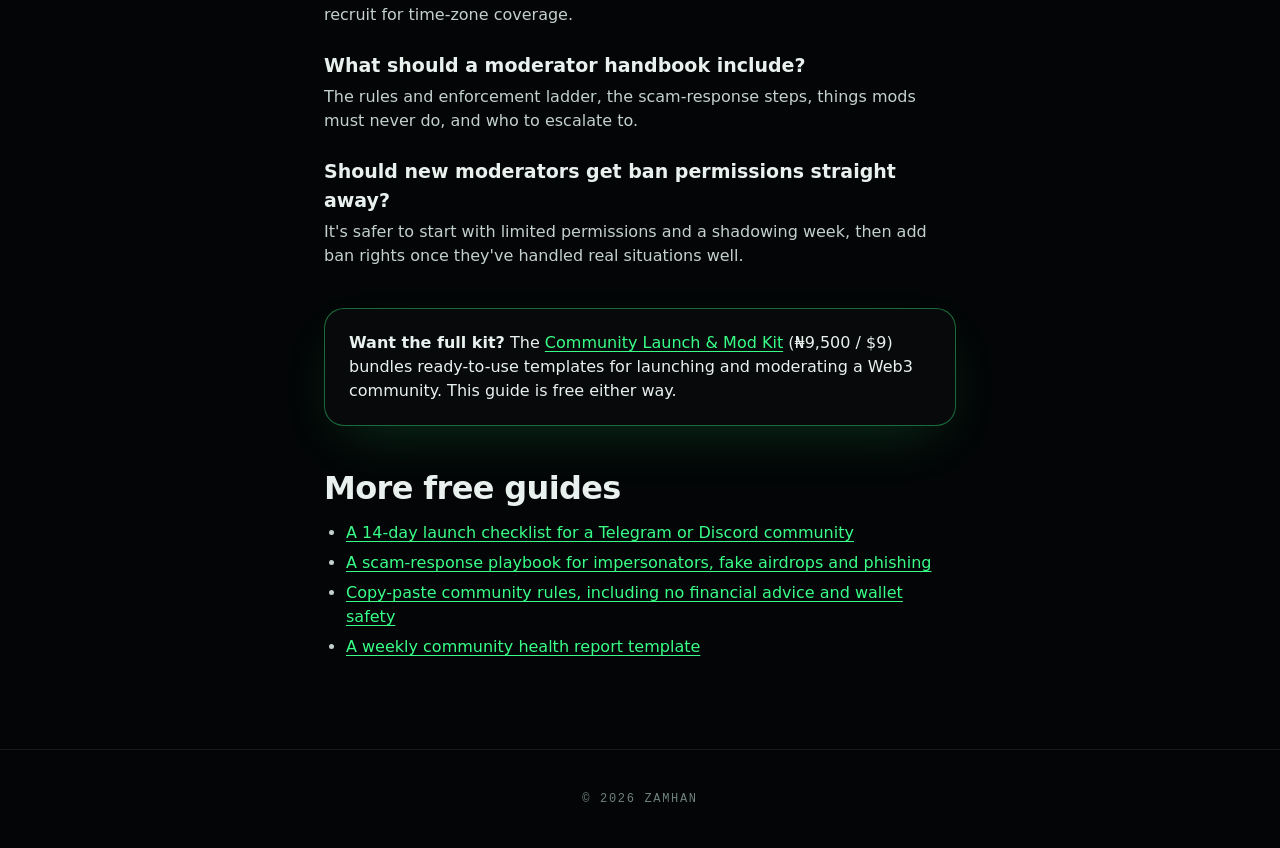
<file: docs/onboarding-volunteer-moderators/index.html>
<!doctype html><html lang="en"><head><meta charset="utf-8"><meta name="viewport" content="width=device-width,initial-scale=1">

<title>Onboarding and training volunteer moderators | Zamhan Docs</title><meta name="description" content="Recruit moderators from helpful existing members, give them a short written handbook, start them with limited permissions and a shadowing period, use a…"><link rel="canonical" href="https://0xzahra.github.io/zamhan/docs/onboarding-volunteer-moderators/">
<meta property="og:title" content="Onboarding and training volunteer moderators"><meta property="og:description" content="Recruit moderators from helpful existing members, give them a short written handbook, start them with limited permissions and a shadowing period, use a…"><meta property="og:url" content="https://0xzahra.github.io/zamhan/docs/onboarding-volunteer-moderators/">
<script type="application/ld+json">{"@context": "https://schema.org", "@type": "FAQPage", "mainEntity": [{"@type": "Question", "name": "How do I choose volunteer moderators?", "acceptedAnswer": {"@type": "Answer", "text": "Pick existing members who already help others calmly and consistently, and recruit for time-zone coverage."}}, {"@type": "Question", "name": "What should a moderator handbook include?", "acceptedAnswer": {"@type": "Answer", "text": "The rules and enforcement ladder, the scam-response steps, things mods must never do, and who to escalate to."}}, {"@type": "Question", "name": "Should new moderators get ban permissions straight away?", "acceptedAnswer": {"@type": "Answer", "text": "It's safer to start with limited permissions and a shadowing week, then add ban rights once they've handled real situations well."}}]}</script>
<link rel="stylesheet" href="../../style.css"><style>.doc{max-width:760px;margin:0 auto;padding:130px 5vw 80px}.doc h1{font-size:clamp(34px,5.5vw,58px);line-height:1.02;letter-spacing:-.04em;margin-bottom:26px}.doc h2{font-size:clamp(24px,3vw,32px);letter-spacing:-.02em;line-height:1.15;margin:44px 0 14px}.doc h3{font-size:19px;margin:24px 0 6px}.doc p,.doc li{color:#c3d0cc}.doc ul,.doc ol{padding-left:22px;margin:10px 0}.doc li{margin:6px 0}.doc a{color:var(--g);text-decoration:underline;text-underline-offset:3px}.doc strong,.doc b{color:var(--t)}.ans{border:1px solid #39ff8844;border-left:3px solid var(--g);background:#39ff880a;padding:16px 18px;border-radius:12px}.doc pre{white-space:pre-wrap;background:#ffffff08;border:1px solid var(--line);padding:16px;border-radius:12px;font:13px/1.6 var(--mono);color:var(--t)}.doc blockquote{border-left:3px solid var(--c);padding:6px 16px;color:var(--t);background:#2de2e60a;border-radius:0 10px 10px 0}.doc table{border-collapse:collapse;width:100%;margin:12px 0}.doc td,.doc th{border:1px solid var(--line);padding:8px 10px;text-align:left}.cta{margin-top:40px;padding:22px 24px;border:1px solid #39ff8866;border-radius:20px;background:#ffffff05;box-shadow:0 20px 60px -20px #39ff8833}.crumb{color:var(--m);margin-bottom:22px;display:block}.crumb a{color:var(--m);text-decoration:none}.crumb a:hover{color:var(--g)}.dl{list-style:none;padding:0!important}.dl li{border:1px solid var(--line);border-radius:16px;margin:12px 0;background:#ffffff05;transition:.3s}.dl li:hover{border-color:#39ff8866}.dl a{display:block;padding:18px 22px;text-decoration:none;color:var(--t);font-weight:700}</style></head><body>
<div class="grain" aria-hidden="true"></div>
<header class="nav"><a href="../../" class="logo">Zamhan</a>
<nav class="mono"><a href="../../#products">Products</a><a href="../../docs/">Docs</a><a href="../../#about">About</a><a href="../../#contact">Contact</a></nav></header>
<main class="doc">
<article><span class="crumb mono"><a href="../../">Zamhan</a> / <a href="../">Docs</a></span><h1>Onboarding and training volunteer moderators</h1><p class="ans"><strong>Short answer:</strong> Recruit moderators from helpful existing members, give them a short written handbook, start them with limited permissions and a shadowing period, use a private mod channel and a simple action log, and check in weekly so they don&#x27;t burn out.</p><h2>Recruiting</h2><ul><li>Pick people who already answer questions kindly and consistently.</li><li>Ask, don't announce: a private invite with clear expectations (hours per week, time zone, duties).</li><li>Aim for time-zone coverage, not a big number.</li></ul><h2>The one-page handbook</h2><ul><li>Rules and the enforcement ladder (link the <a href="../community-rules-template/">rules template</a>).</li><li>What to do in a scam (link the <a href="../scam-response-playbook/">scam-response playbook</a>).</li><li>What mods must never do: DM members first about funds, give financial advice, share unannounced information, or ask for wallet details.</li><li>Who to escalate to, and how.</li></ul><h2>Week 1: shadowing</h2><ul><li>Give limited permissions (delete, mute) before ban rights.</li><li>Pair each new mod with an experienced one.</li><li>Practise on 3 scenarios: spam raid, impersonator, an angry member.</li></ul><h2>Security</h2><ul><li>Require two-factor authentication on mod accounts.</li><li>Grant the minimum permissions needed; remove them promptly when someone steps down.</li></ul><h2>Keeping them</h2><ul><li>Short weekly check-in in the mod channel.</li><li>Public thanks, a mod role, and rotating shifts to avoid burnout.</li></ul>
<h2>FAQ</h2><h3>How do I choose volunteer moderators?</h3><p>Pick existing members who already help others calmly and consistently, and recruit for time-zone coverage.</p><h3>What should a moderator handbook include?</h3><p>The rules and enforcement ladder, the scam-response steps, things mods must never do, and who to escalate to.</p><h3>Should new moderators get ban permissions straight away?</h3><p>It&#x27;s safer to start with limited permissions and a shadowing week, then add ban rights once they&#x27;ve handled real situations well.</p><div class="cta"><b>Want the full kit?</b> The <a href="https://selar.com/9977a392y9">Community Launch &amp; Mod Kit</a> (₦9,500 / $9) bundles ready-to-use templates for launching and moderating a Web3 community. This guide is free either way.</div><h2>More free guides</h2><ul><li><a href="../14-day-community-launch-checklist/">A 14-day launch checklist for a Telegram or Discord community</a></li><li><a href="../scam-response-playbook/">A scam-response playbook for impersonators, fake airdrops and phishing</a></li><li><a href="../community-rules-template/">Copy-paste community rules, including no financial advice and wallet safety</a></li><li><a href="../weekly-community-health-report/">A weekly community health report template</a></li></ul></article></main>
<footer class="mono">© 2026 Zamhan</footer></body></html>
</file>
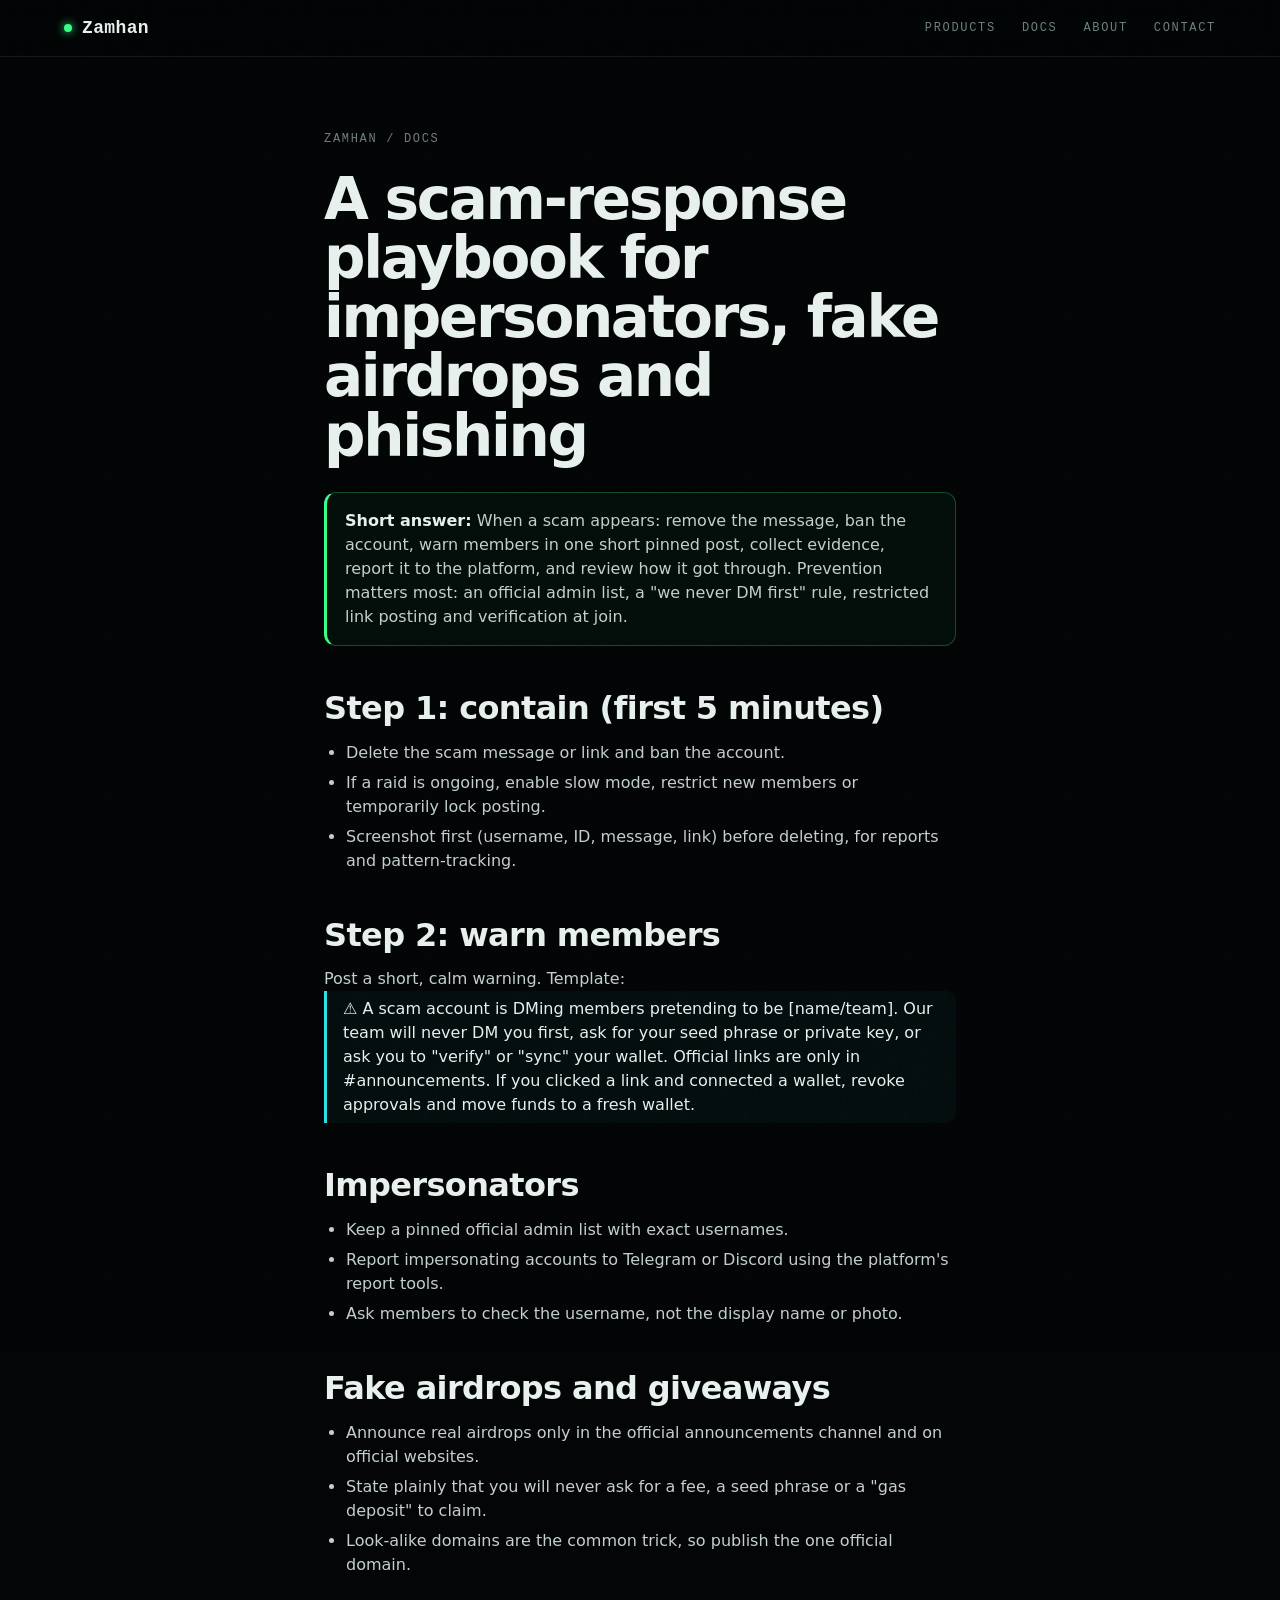
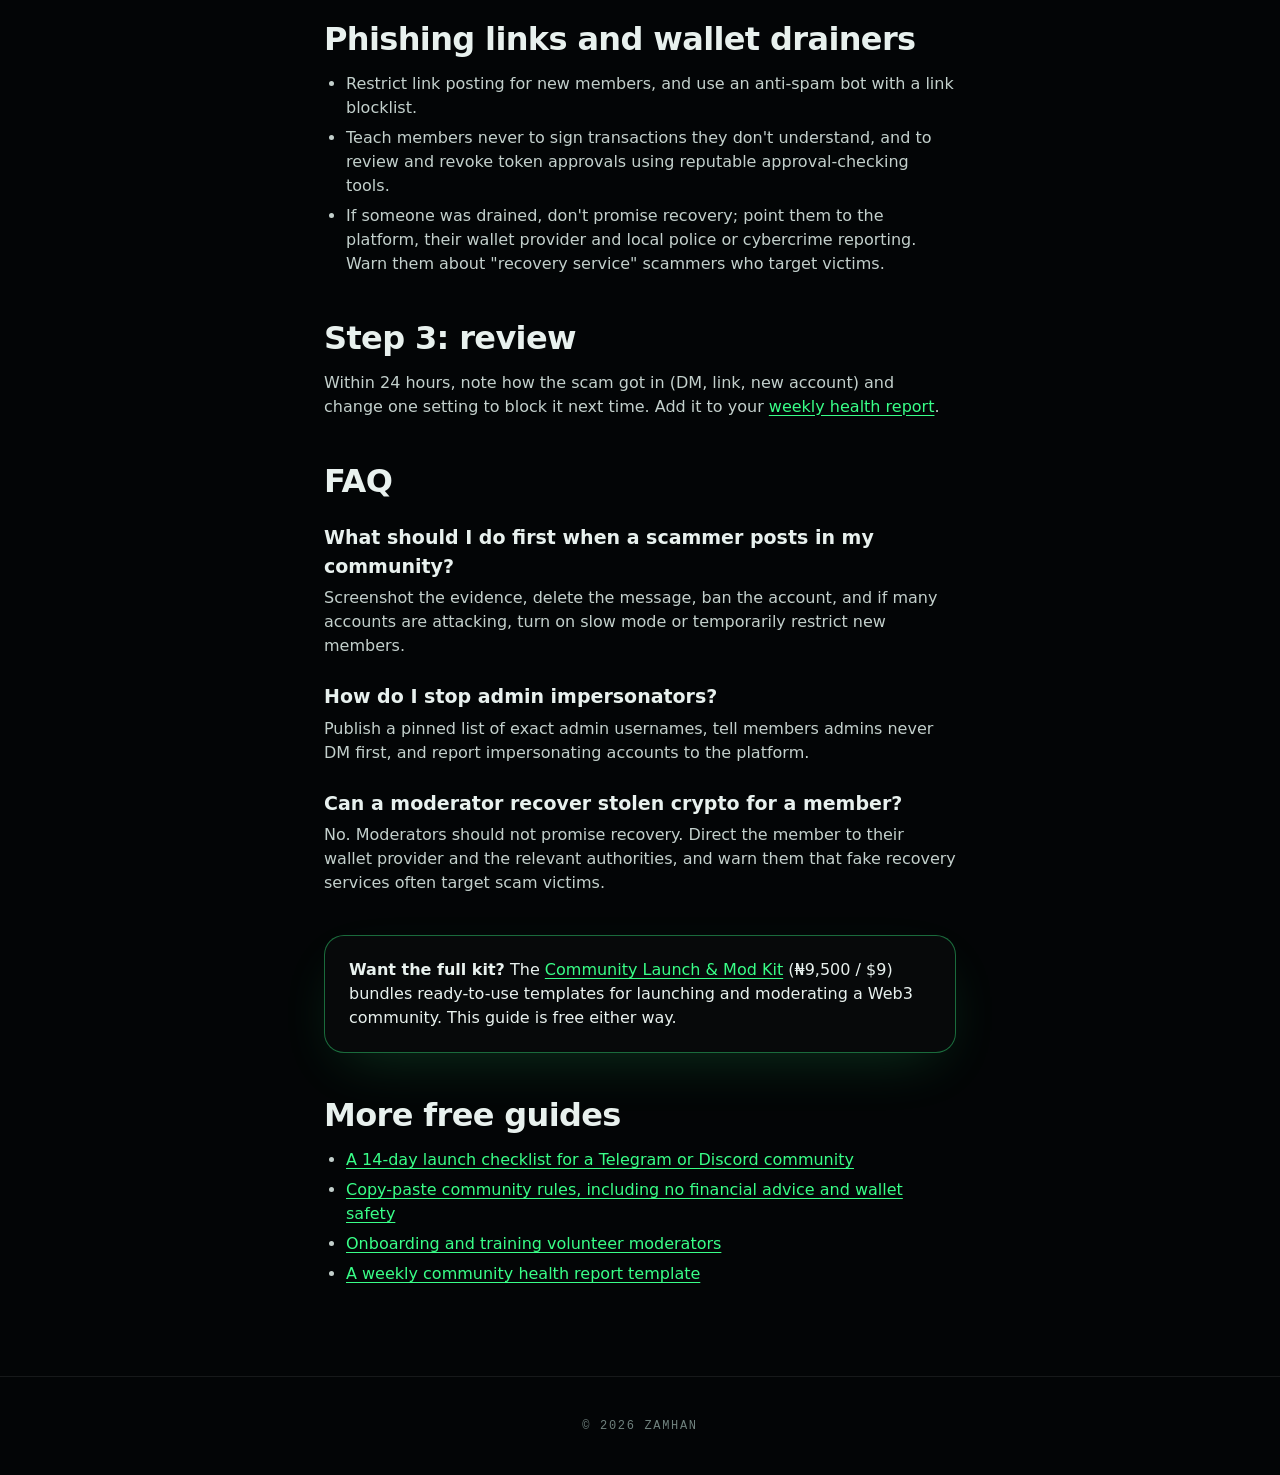
<file: docs/scam-response-playbook/index.html>
<!doctype html><html lang="en"><head><meta charset="utf-8"><meta name="viewport" content="width=device-width,initial-scale=1">

<title>A scam-response playbook for impersonators, fake airdrops and phishing | Zamhan Docs</title><meta name="description" content="When a scam appears: remove the message, ban the account, warn members in one short pinned post, collect evidence, report it to the platform, and review…"><link rel="canonical" href="https://0xzahra.github.io/zamhan/docs/scam-response-playbook/">
<meta property="og:title" content="A scam-response playbook for impersonators, fake airdrops and phishing"><meta property="og:description" content="When a scam appears: remove the message, ban the account, warn members in one short pinned post, collect evidence, report it to the platform, and review…"><meta property="og:url" content="https://0xzahra.github.io/zamhan/docs/scam-response-playbook/">
<script type="application/ld+json">{"@context": "https://schema.org", "@type": "FAQPage", "mainEntity": [{"@type": "Question", "name": "What should I do first when a scammer posts in my community?", "acceptedAnswer": {"@type": "Answer", "text": "Screenshot the evidence, delete the message, ban the account, and if many accounts are attacking, turn on slow mode or temporarily restrict new members."}}, {"@type": "Question", "name": "How do I stop admin impersonators?", "acceptedAnswer": {"@type": "Answer", "text": "Publish a pinned list of exact admin usernames, tell members admins never DM first, and report impersonating accounts to the platform."}}, {"@type": "Question", "name": "Can a moderator recover stolen crypto for a member?", "acceptedAnswer": {"@type": "Answer", "text": "No. Moderators should not promise recovery. Direct the member to their wallet provider and the relevant authorities, and warn them that fake recovery services often target scam victims."}}]}</script>
<link rel="stylesheet" href="../../style.css"><style>.doc{max-width:760px;margin:0 auto;padding:130px 5vw 80px}.doc h1{font-size:clamp(34px,5.5vw,58px);line-height:1.02;letter-spacing:-.04em;margin-bottom:26px}.doc h2{font-size:clamp(24px,3vw,32px);letter-spacing:-.02em;line-height:1.15;margin:44px 0 14px}.doc h3{font-size:19px;margin:24px 0 6px}.doc p,.doc li{color:#c3d0cc}.doc ul,.doc ol{padding-left:22px;margin:10px 0}.doc li{margin:6px 0}.doc a{color:var(--g);text-decoration:underline;text-underline-offset:3px}.doc strong,.doc b{color:var(--t)}.ans{border:1px solid #39ff8844;border-left:3px solid var(--g);background:#39ff880a;padding:16px 18px;border-radius:12px}.doc pre{white-space:pre-wrap;background:#ffffff08;border:1px solid var(--line);padding:16px;border-radius:12px;font:13px/1.6 var(--mono);color:var(--t)}.doc blockquote{border-left:3px solid var(--c);padding:6px 16px;color:var(--t);background:#2de2e60a;border-radius:0 10px 10px 0}.doc table{border-collapse:collapse;width:100%;margin:12px 0}.doc td,.doc th{border:1px solid var(--line);padding:8px 10px;text-align:left}.cta{margin-top:40px;padding:22px 24px;border:1px solid #39ff8866;border-radius:20px;background:#ffffff05;box-shadow:0 20px 60px -20px #39ff8833}.crumb{color:var(--m);margin-bottom:22px;display:block}.crumb a{color:var(--m);text-decoration:none}.crumb a:hover{color:var(--g)}.dl{list-style:none;padding:0!important}.dl li{border:1px solid var(--line);border-radius:16px;margin:12px 0;background:#ffffff05;transition:.3s}.dl li:hover{border-color:#39ff8866}.dl a{display:block;padding:18px 22px;text-decoration:none;color:var(--t);font-weight:700}</style></head><body>
<div class="grain" aria-hidden="true"></div>
<header class="nav"><a href="../../" class="logo">Zamhan</a>
<nav class="mono"><a href="../../#products">Products</a><a href="../../docs/">Docs</a><a href="../../#about">About</a><a href="../../#contact">Contact</a></nav></header>
<main class="doc">
<article><span class="crumb mono"><a href="../../">Zamhan</a> / <a href="../">Docs</a></span><h1>A scam-response playbook for impersonators, fake airdrops and phishing</h1><p class="ans"><strong>Short answer:</strong> When a scam appears: remove the message, ban the account, warn members in one short pinned post, collect evidence, report it to the platform, and review how it got through. Prevention matters most: an official admin list, a &quot;we never DM first&quot; rule, restricted link posting and verification at join.</p><h2>Step 1: contain (first 5 minutes)</h2><ul><li>Delete the scam message or link and ban the account.</li><li>If a raid is ongoing, enable slow mode, restrict new members or temporarily lock posting.</li><li>Screenshot first (username, ID, message, link) before deleting, for reports and pattern-tracking.</li></ul><h2>Step 2: warn members</h2><p>Post a short, calm warning. Template:</p><blockquote>⚠️ A scam account is DMing members pretending to be [name/team]. Our team will never DM you first, ask for your seed phrase or private key, or ask you to "verify" or "sync" your wallet. Official links are only in #announcements. If you clicked a link and connected a wallet, revoke approvals and move funds to a fresh wallet.</blockquote><h2>Impersonators</h2><ul><li>Keep a pinned official admin list with exact usernames.</li><li>Report impersonating accounts to Telegram or Discord using the platform's report tools.</li><li>Ask members to check the username, not the display name or photo.</li></ul><h2>Fake airdrops and giveaways</h2><ul><li>Announce real airdrops only in the official announcements channel and on official websites.</li><li>State plainly that you will never ask for a fee, a seed phrase or a "gas deposit" to claim.</li><li>Look-alike domains are the common trick, so publish the one official domain.</li></ul><h2>Phishing links and wallet drainers</h2><ul><li>Restrict link posting for new members, and use an anti-spam bot with a link blocklist.</li><li>Teach members never to sign transactions they don't understand, and to review and revoke token approvals using reputable approval-checking tools.</li><li>If someone was drained, don't promise recovery; point them to the platform, their wallet provider and local police or cybercrime reporting. Warn them about "recovery service" scammers who target victims.</li></ul><h2>Step 3: review</h2><p>Within 24 hours, note how the scam got in (DM, link, new account) and change one setting to block it next time. Add it to your <a href="../weekly-community-health-report/">weekly health report</a>.</p>
<h2>FAQ</h2><h3>What should I do first when a scammer posts in my community?</h3><p>Screenshot the evidence, delete the message, ban the account, and if many accounts are attacking, turn on slow mode or temporarily restrict new members.</p><h3>How do I stop admin impersonators?</h3><p>Publish a pinned list of exact admin usernames, tell members admins never DM first, and report impersonating accounts to the platform.</p><h3>Can a moderator recover stolen crypto for a member?</h3><p>No. Moderators should not promise recovery. Direct the member to their wallet provider and the relevant authorities, and warn them that fake recovery services often target scam victims.</p><div class="cta"><b>Want the full kit?</b> The <a href="https://selar.com/9977a392y9">Community Launch &amp; Mod Kit</a> (₦9,500 / $9) bundles ready-to-use templates for launching and moderating a Web3 community. This guide is free either way.</div><h2>More free guides</h2><ul><li><a href="../14-day-community-launch-checklist/">A 14-day launch checklist for a Telegram or Discord community</a></li><li><a href="../community-rules-template/">Copy-paste community rules, including no financial advice and wallet safety</a></li><li><a href="../onboarding-volunteer-moderators/">Onboarding and training volunteer moderators</a></li><li><a href="../weekly-community-health-report/">A weekly community health report template</a></li></ul></article></main>
<footer class="mono">© 2026 Zamhan</footer></body></html>
</file>
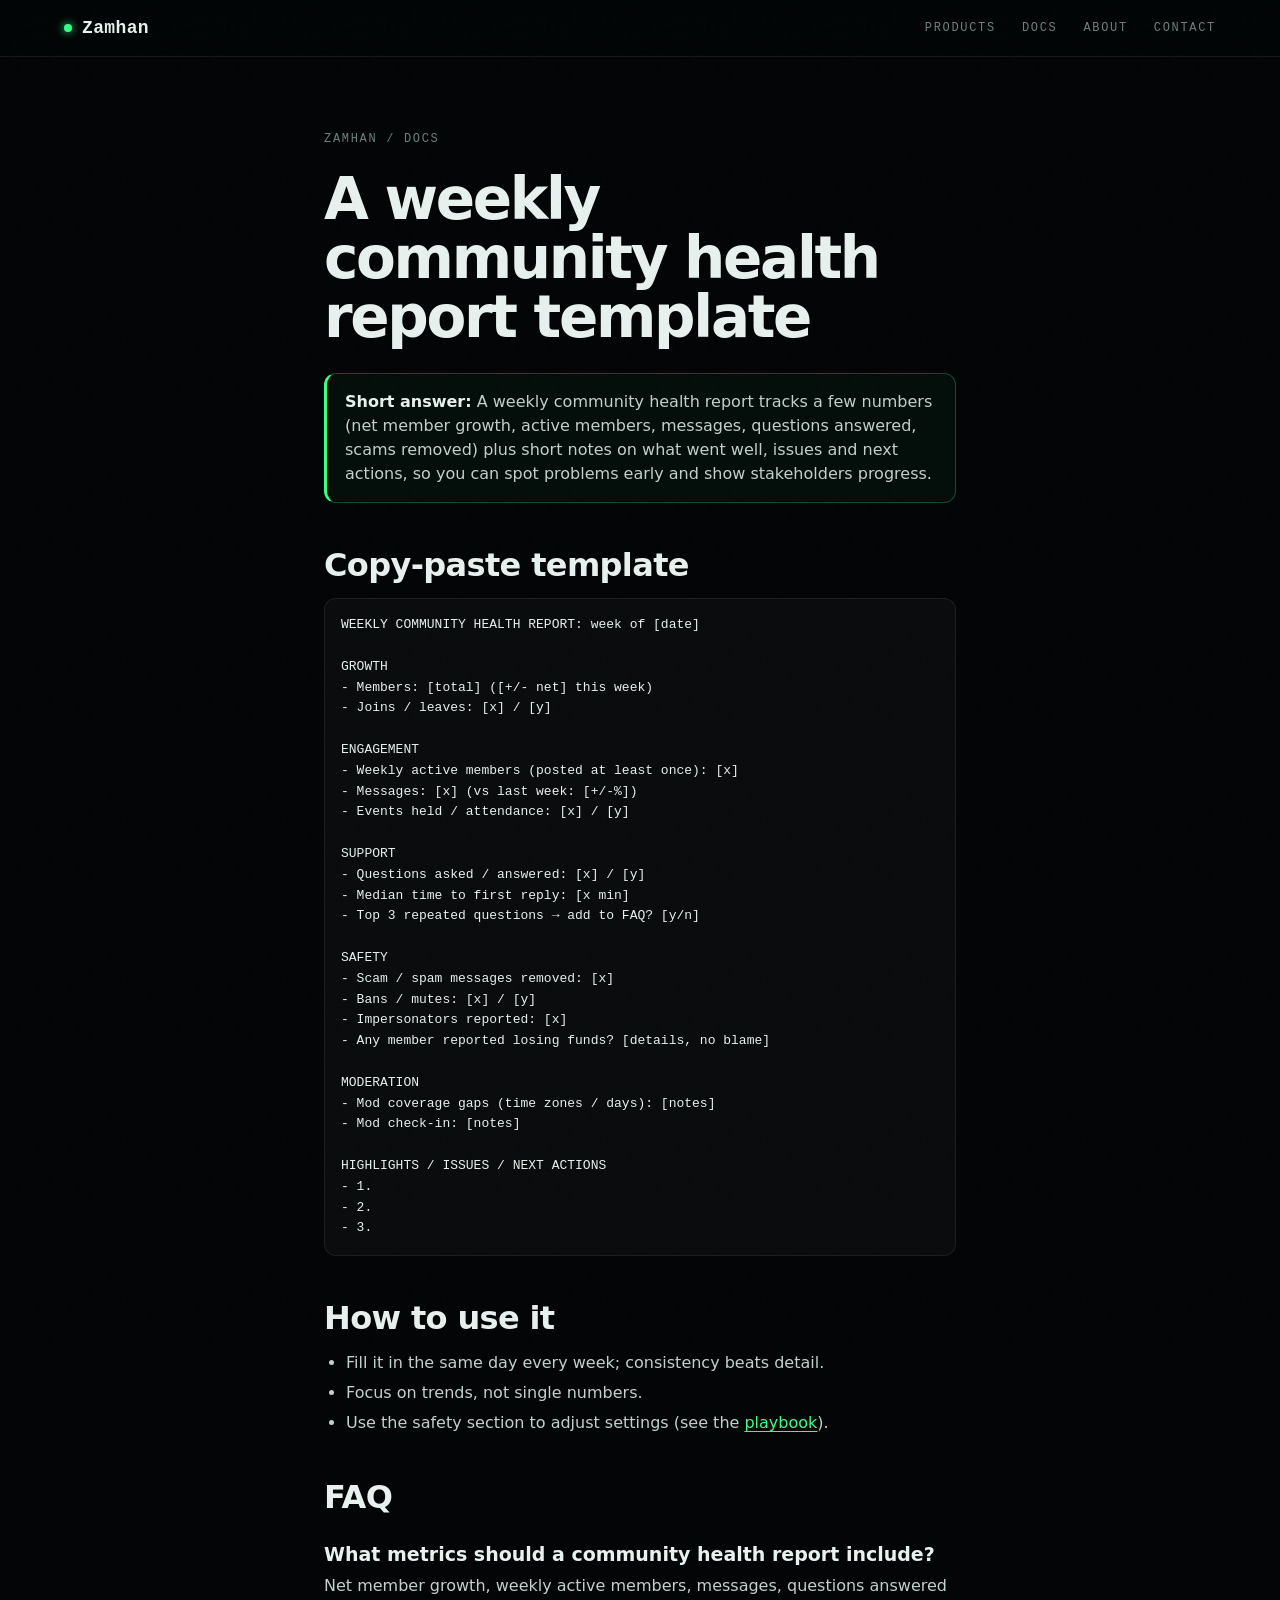
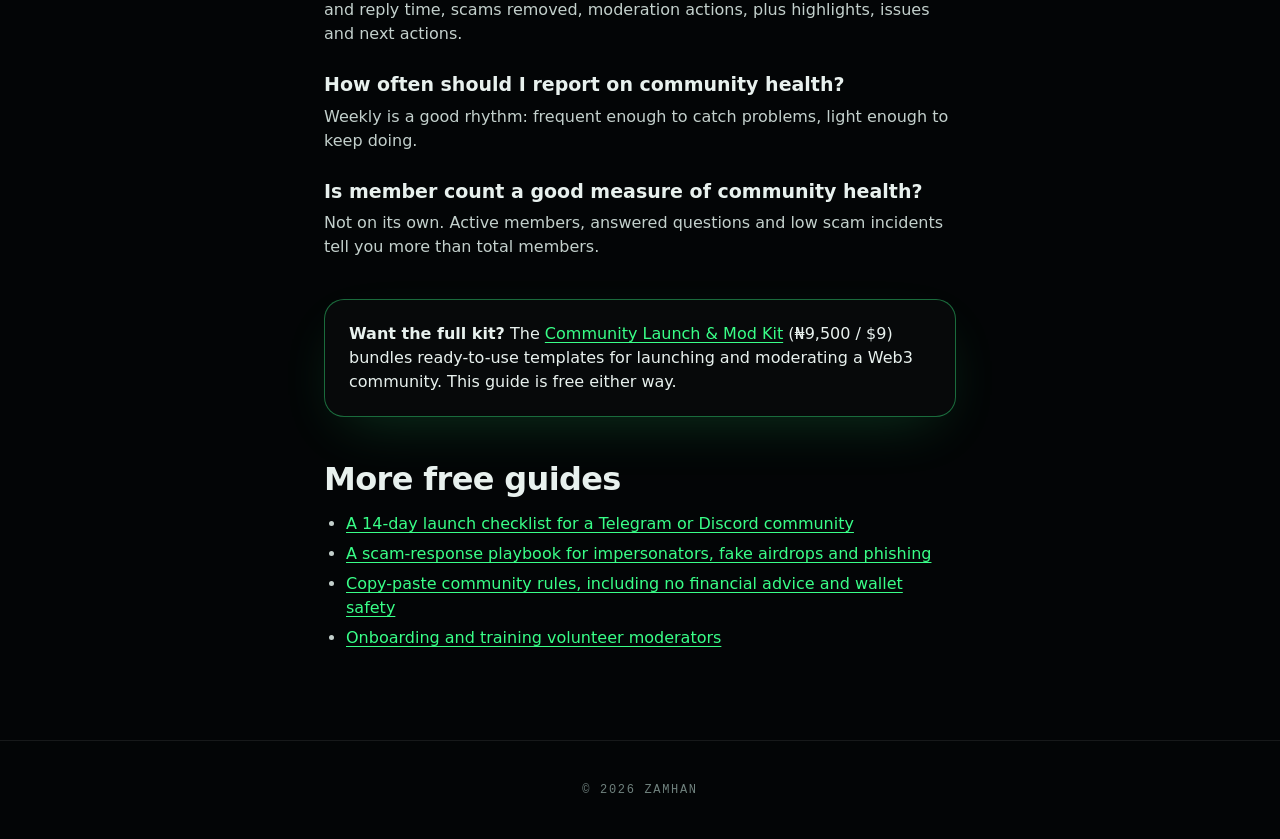
<file: docs/weekly-community-health-report/index.html>
<!doctype html><html lang="en"><head><meta charset="utf-8"><meta name="viewport" content="width=device-width,initial-scale=1">

<title>A weekly community health report template | Zamhan Docs</title><meta name="description" content="A weekly community health report tracks a few numbers (net member growth, active members, messages, questions answered, scams removed) plus short notes on…"><link rel="canonical" href="https://0xzahra.github.io/zamhan/docs/weekly-community-health-report/">
<meta property="og:title" content="A weekly community health report template"><meta property="og:description" content="A weekly community health report tracks a few numbers (net member growth, active members, messages, questions answered, scams removed) plus short notes on…"><meta property="og:url" content="https://0xzahra.github.io/zamhan/docs/weekly-community-health-report/">
<script type="application/ld+json">{"@context": "https://schema.org", "@type": "FAQPage", "mainEntity": [{"@type": "Question", "name": "What metrics should a community health report include?", "acceptedAnswer": {"@type": "Answer", "text": "Net member growth, weekly active members, messages, questions answered and reply time, scams removed, moderation actions, plus highlights, issues and next actions."}}, {"@type": "Question", "name": "How often should I report on community health?", "acceptedAnswer": {"@type": "Answer", "text": "Weekly is a good rhythm: frequent enough to catch problems, light enough to keep doing."}}, {"@type": "Question", "name": "Is member count a good measure of community health?", "acceptedAnswer": {"@type": "Answer", "text": "Not on its own. Active members, answered questions and low scam incidents tell you more than total members."}}]}</script>
<link rel="stylesheet" href="../../style.css"><style>.doc{max-width:760px;margin:0 auto;padding:130px 5vw 80px}.doc h1{font-size:clamp(34px,5.5vw,58px);line-height:1.02;letter-spacing:-.04em;margin-bottom:26px}.doc h2{font-size:clamp(24px,3vw,32px);letter-spacing:-.02em;line-height:1.15;margin:44px 0 14px}.doc h3{font-size:19px;margin:24px 0 6px}.doc p,.doc li{color:#c3d0cc}.doc ul,.doc ol{padding-left:22px;margin:10px 0}.doc li{margin:6px 0}.doc a{color:var(--g);text-decoration:underline;text-underline-offset:3px}.doc strong,.doc b{color:var(--t)}.ans{border:1px solid #39ff8844;border-left:3px solid var(--g);background:#39ff880a;padding:16px 18px;border-radius:12px}.doc pre{white-space:pre-wrap;background:#ffffff08;border:1px solid var(--line);padding:16px;border-radius:12px;font:13px/1.6 var(--mono);color:var(--t)}.doc blockquote{border-left:3px solid var(--c);padding:6px 16px;color:var(--t);background:#2de2e60a;border-radius:0 10px 10px 0}.doc table{border-collapse:collapse;width:100%;margin:12px 0}.doc td,.doc th{border:1px solid var(--line);padding:8px 10px;text-align:left}.cta{margin-top:40px;padding:22px 24px;border:1px solid #39ff8866;border-radius:20px;background:#ffffff05;box-shadow:0 20px 60px -20px #39ff8833}.crumb{color:var(--m);margin-bottom:22px;display:block}.crumb a{color:var(--m);text-decoration:none}.crumb a:hover{color:var(--g)}.dl{list-style:none;padding:0!important}.dl li{border:1px solid var(--line);border-radius:16px;margin:12px 0;background:#ffffff05;transition:.3s}.dl li:hover{border-color:#39ff8866}.dl a{display:block;padding:18px 22px;text-decoration:none;color:var(--t);font-weight:700}</style></head><body>
<div class="grain" aria-hidden="true"></div>
<header class="nav"><a href="../../" class="logo">Zamhan</a>
<nav class="mono"><a href="../../#products">Products</a><a href="../../docs/">Docs</a><a href="../../#about">About</a><a href="../../#contact">Contact</a></nav></header>
<main class="doc">
<article><span class="crumb mono"><a href="../../">Zamhan</a> / <a href="../">Docs</a></span><h1>A weekly community health report template</h1><p class="ans"><strong>Short answer:</strong> A weekly community health report tracks a few numbers (net member growth, active members, messages, questions answered, scams removed) plus short notes on what went well, issues and next actions, so you can spot problems early and show stakeholders progress.</p><h2>Copy-paste template</h2><pre>WEEKLY COMMUNITY HEALTH REPORT: week of [date]

GROWTH
- Members: [total] ([+/- net] this week)
- Joins / leaves: [x] / [y]

ENGAGEMENT
- Weekly active members (posted at least once): [x]
- Messages: [x] (vs last week: [+/-%])
- Events held / attendance: [x] / [y]

SUPPORT
- Questions asked / answered: [x] / [y]
- Median time to first reply: [x min]
- Top 3 repeated questions → add to FAQ? [y/n]

SAFETY
- Scam / spam messages removed: [x]
- Bans / mutes: [x] / [y]
- Impersonators reported: [x]
- Any member reported losing funds? [details, no blame]

MODERATION
- Mod coverage gaps (time zones / days): [notes]
- Mod check-in: [notes]

HIGHLIGHTS / ISSUES / NEXT ACTIONS
- 1.
- 2.
- 3.</pre><h2>How to use it</h2><ul><li>Fill it in the same day every week; consistency beats detail.</li><li>Focus on trends, not single numbers.</li><li>Use the safety section to adjust settings (see the <a href="../scam-response-playbook/">playbook</a>).</li></ul>
<h2>FAQ</h2><h3>What metrics should a community health report include?</h3><p>Net member growth, weekly active members, messages, questions answered and reply time, scams removed, moderation actions, plus highlights, issues and next actions.</p><h3>How often should I report on community health?</h3><p>Weekly is a good rhythm: frequent enough to catch problems, light enough to keep doing.</p><h3>Is member count a good measure of community health?</h3><p>Not on its own. Active members, answered questions and low scam incidents tell you more than total members.</p><div class="cta"><b>Want the full kit?</b> The <a href="https://selar.com/9977a392y9">Community Launch &amp; Mod Kit</a> (₦9,500 / $9) bundles ready-to-use templates for launching and moderating a Web3 community. This guide is free either way.</div><h2>More free guides</h2><ul><li><a href="../14-day-community-launch-checklist/">A 14-day launch checklist for a Telegram or Discord community</a></li><li><a href="../scam-response-playbook/">A scam-response playbook for impersonators, fake airdrops and phishing</a></li><li><a href="../community-rules-template/">Copy-paste community rules, including no financial advice and wallet safety</a></li><li><a href="../onboarding-volunteer-moderators/">Onboarding and training volunteer moderators</a></li></ul></article></main>
<footer class="mono">© 2026 Zamhan</footer></body></html>
</file>
<file: style.css>
:root{--bg:#030506;--g:#39ff88;--c:#2de2e6;--r:#ff2d3d;--t:#e8f1ee;--m:#6f817d;--line:#ffffff14;--mono:ui-monospace,"JetBrains Mono",Menlo,Consolas,monospace}
*{box-sizing:border-box;margin:0;padding:0}html{scroll-behavior:smooth}
body{background:var(--bg);color:var(--t);font-family:"Inter",ui-sans-serif,system-ui,sans-serif;overflow-x:clip;line-height:1.5}
a{color:inherit;text-decoration:none}em{font-style:normal;color:var(--g)}
.mono{font-family:var(--mono);font-size:12px;letter-spacing:.14em;text-transform:uppercase}
#bg{position:fixed;inset:0;z-index:-1;opacity:.5;pointer-events:none}
.grain{position:fixed;inset:-50%;z-index:60;pointer-events:none;opacity:.05;background-image:url("data:image/svg+xml,%3Csvg xmlns='http://www.w3.org/2000/svg' width='160' height='160'%3E%3Cfilter id='n'%3E%3CfeTurbulence baseFrequency='.9'/%3E%3C/filter%3E%3Crect width='100%25' height='100%25' filter='url(%23n)'/%3E%3C/svg%3E");animation:grain 1s steps(4) infinite}
@keyframes grain{25%{transform:translate(-3%,2%)}50%{transform:translate(2%,-3%)}75%{transform:translate(-2%,-1%)}}
.nav{position:fixed;top:0;left:0;right:0;z-index:50;display:flex;justify-content:space-between;align-items:center;padding:18px 5vw;backdrop-filter:blur(12px);background:#03050699;border-bottom:1px solid var(--line)}
.logo{font:700 18px var(--mono);letter-spacing:.02em}.logo::before{content:"";display:inline-block;width:8px;height:8px;border-radius:50%;background:var(--g);box-shadow:0 0 10px var(--g);margin-right:10px;vertical-align:middle}
.nav nav{display:flex;gap:26px;color:var(--m)}.nav nav a:hover{color:var(--t)}
.hero{min-height:100svh;display:flex;flex-direction:column;justify-content:center;padding:120px 5vw 60px;max-width:1200px;margin:0 auto}
.k{color:var(--m);margin-bottom:22px;display:flex;align-items:center;gap:10px}
.dot{width:7px;height:7px;border-radius:50%;background:var(--g);box-shadow:0 0 10px var(--g);animation:blink 1.6s infinite}@keyframes blink{50%{opacity:.25}}
h1{font-size:clamp(56px,11vw,150px);line-height:.92;letter-spacing:-.05em;font-weight:800}
h1 em{background:linear-gradient(90deg,var(--g),var(--c));-webkit-background-clip:text;background-clip:text;color:transparent}
.sub{color:var(--m);font-size:clamp(17px,2vw,21px);margin:26px 0 34px}
.btn{display:inline-block;align-self:flex-start;padding:14px 22px;border:1px solid var(--g);border-radius:999px;color:var(--g);transition:.3s}.btn:hover{background:var(--g);color:#000;box-shadow:0 0 30px #39ff8855}
.wrap{max-width:1200px;margin:0 auto;padding:110px 5vw}
h2{font-size:clamp(36px,6vw,72px);letter-spacing:-.04em;line-height:1;font-weight:800;margin-bottom:46px}
.grid{display:grid;grid-template-columns:repeat(2,1fr);gap:22px}
.card{border:1px solid var(--line);border-radius:20px;overflow:hidden;background:#ffffff05;transition:transform .5s cubic-bezier(.2,.8,.2,1),border-color .4s,box-shadow .4s}
.card:hover{transform:translateY(-6px);border-color:#39ff8866;box-shadow:0 20px 60px -20px #39ff8833}
.shot{aspect-ratio:16/10;overflow:hidden;border-bottom:1px solid var(--line)}.shot img{width:100%;height:100%;object-fit:cover;object-position:top;display:block;transition:transform .8s cubic-bezier(.2,.8,.2,1)}
.card:hover .shot img{transform:scale(1.04)}
.body{padding:24px 26px 28px}.tag{color:var(--c);font-size:11px}.body h3{font-size:26px;letter-spacing:-.02em;margin:8px 0 6px}.body p{color:var(--m)}
.go{display:inline-block;margin-top:18px;color:var(--g)}
.lead{font-size:clamp(18px,2.2vw,24px);color:var(--m);max-width:640px;margin:-20px 0 34px}
.links{display:flex;gap:16px;flex-wrap:wrap}
.pill{display:flex;gap:14px;align-items:center;padding:20px 28px;border:1px solid var(--line);border-radius:999px;font-size:22px;font-weight:700;transition:.3s}.pill span{color:var(--m)}.pill:hover{border-color:var(--g);color:var(--g)}
footer{padding:40px 5vw;color:var(--m);text-align:center;border-top:1px solid var(--line)}
.reveal{opacity:0;transform:translateY(28px);transition:opacity .9s cubic-bezier(.2,.8,.2,1),transform .9s cubic-bezier(.2,.8,.2,1)}.reveal.in{opacity:1;transform:none}
@media(max-width:760px){.grid{grid-template-columns:1fr}.nav nav{gap:14px}.nav nav a{font-size:10px}.wrap{padding:80px 6vw}.pill{font-size:18px;padding:16px 22px}}
@media(prefers-reduced-motion:reduce){.reveal{opacity:1;transform:none;transition:none}.grain{animation:none}}
</file>
